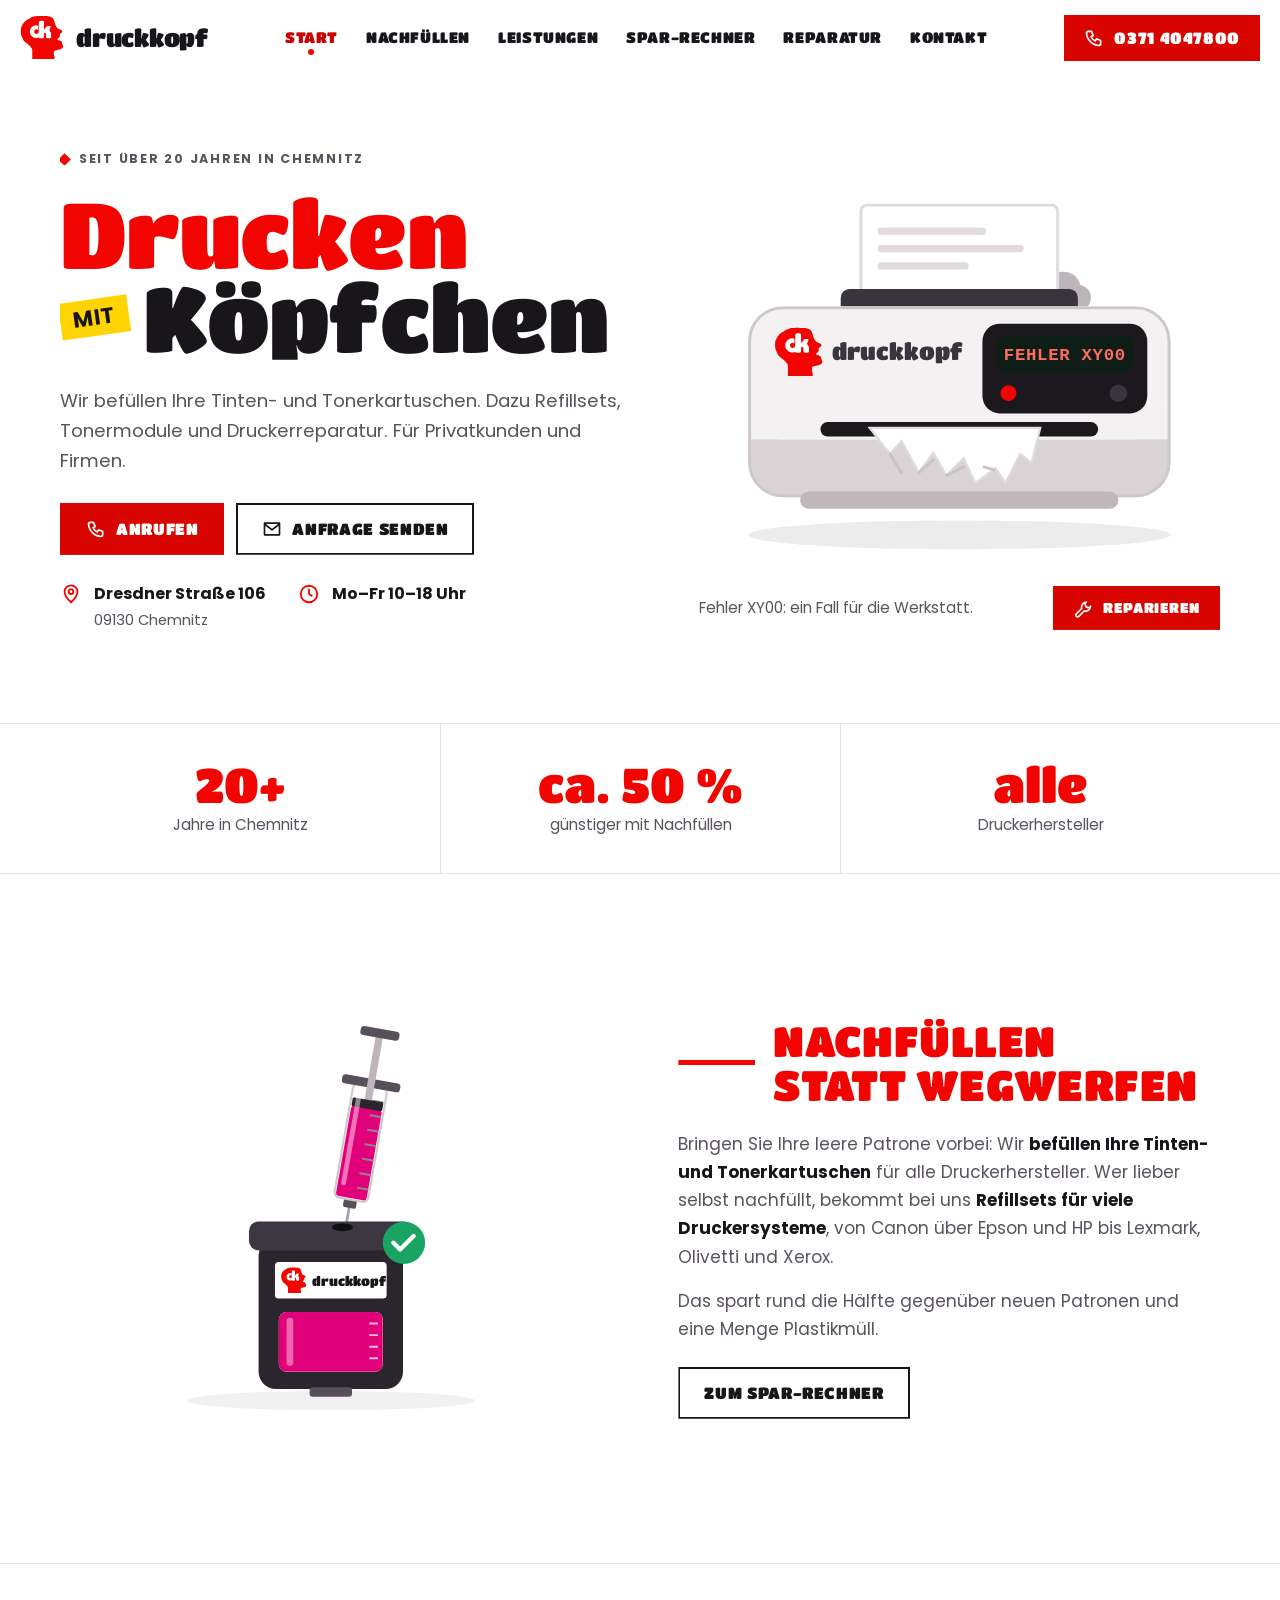
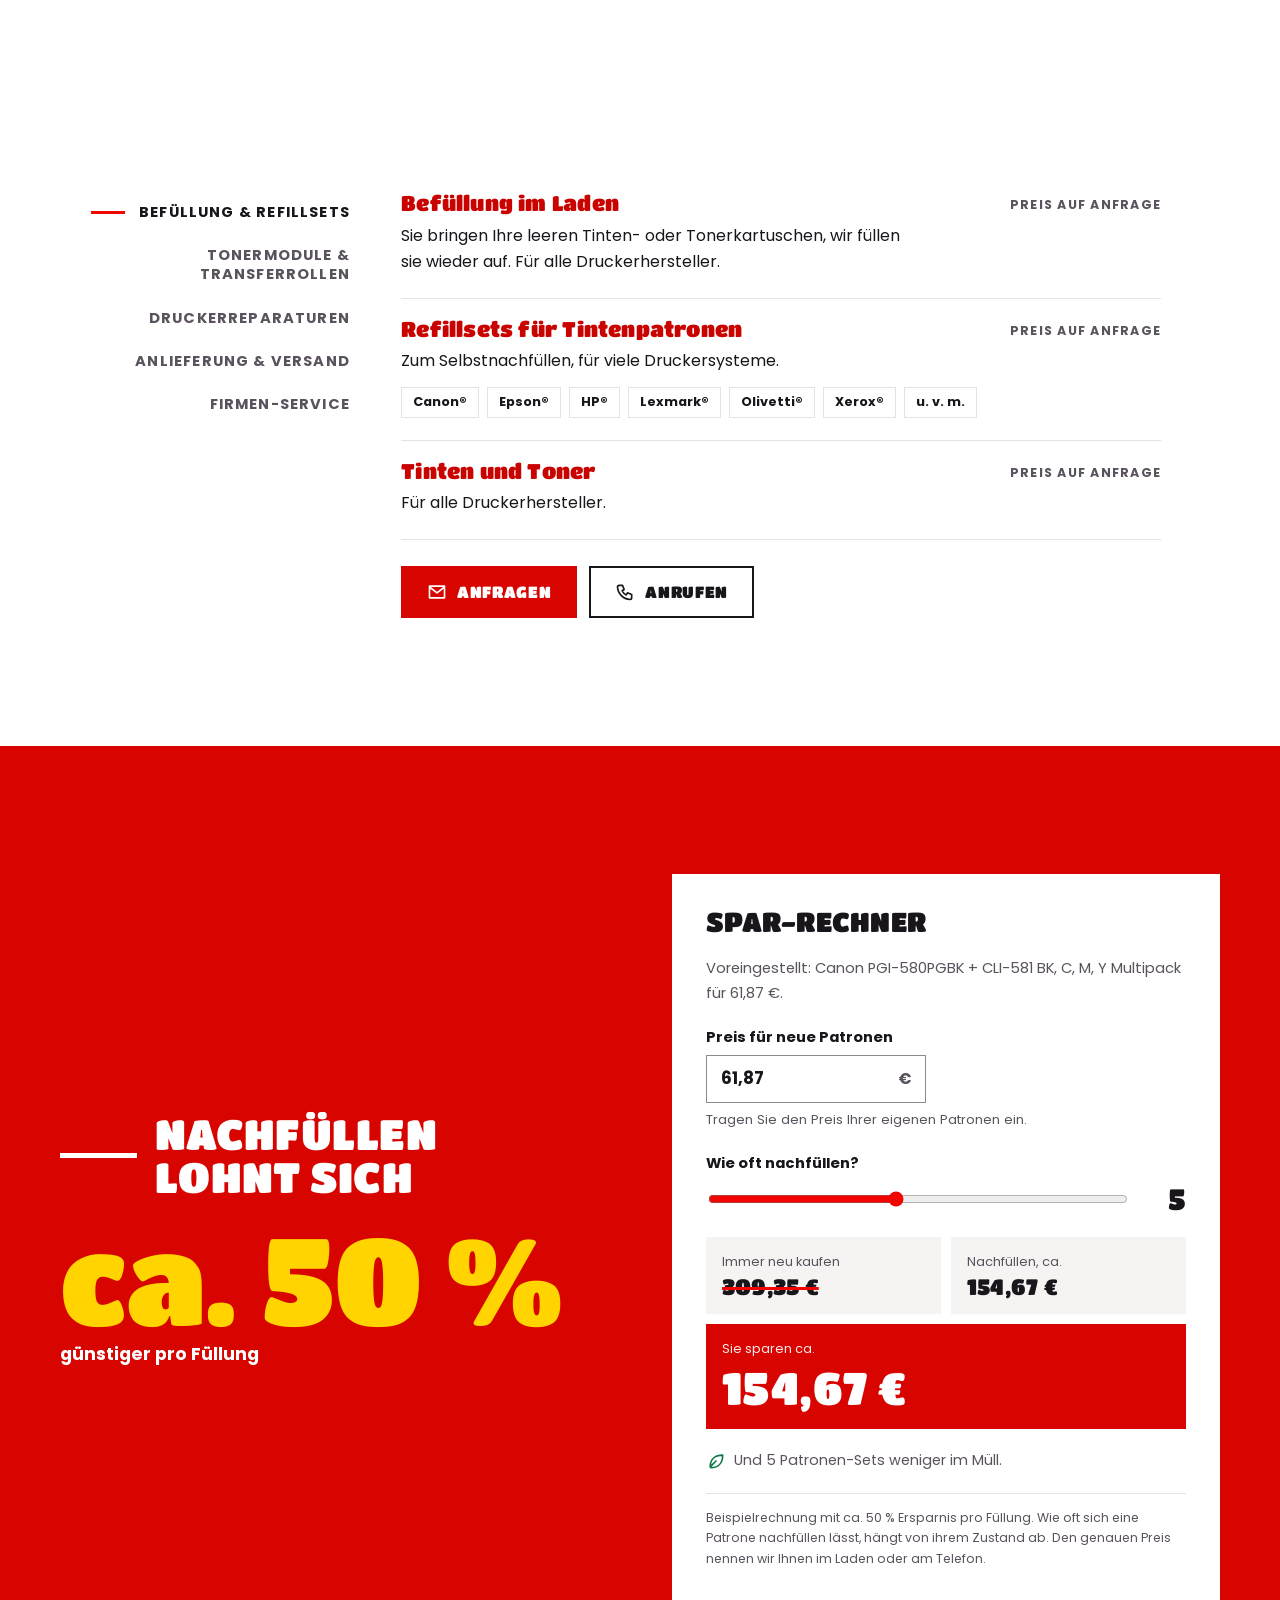
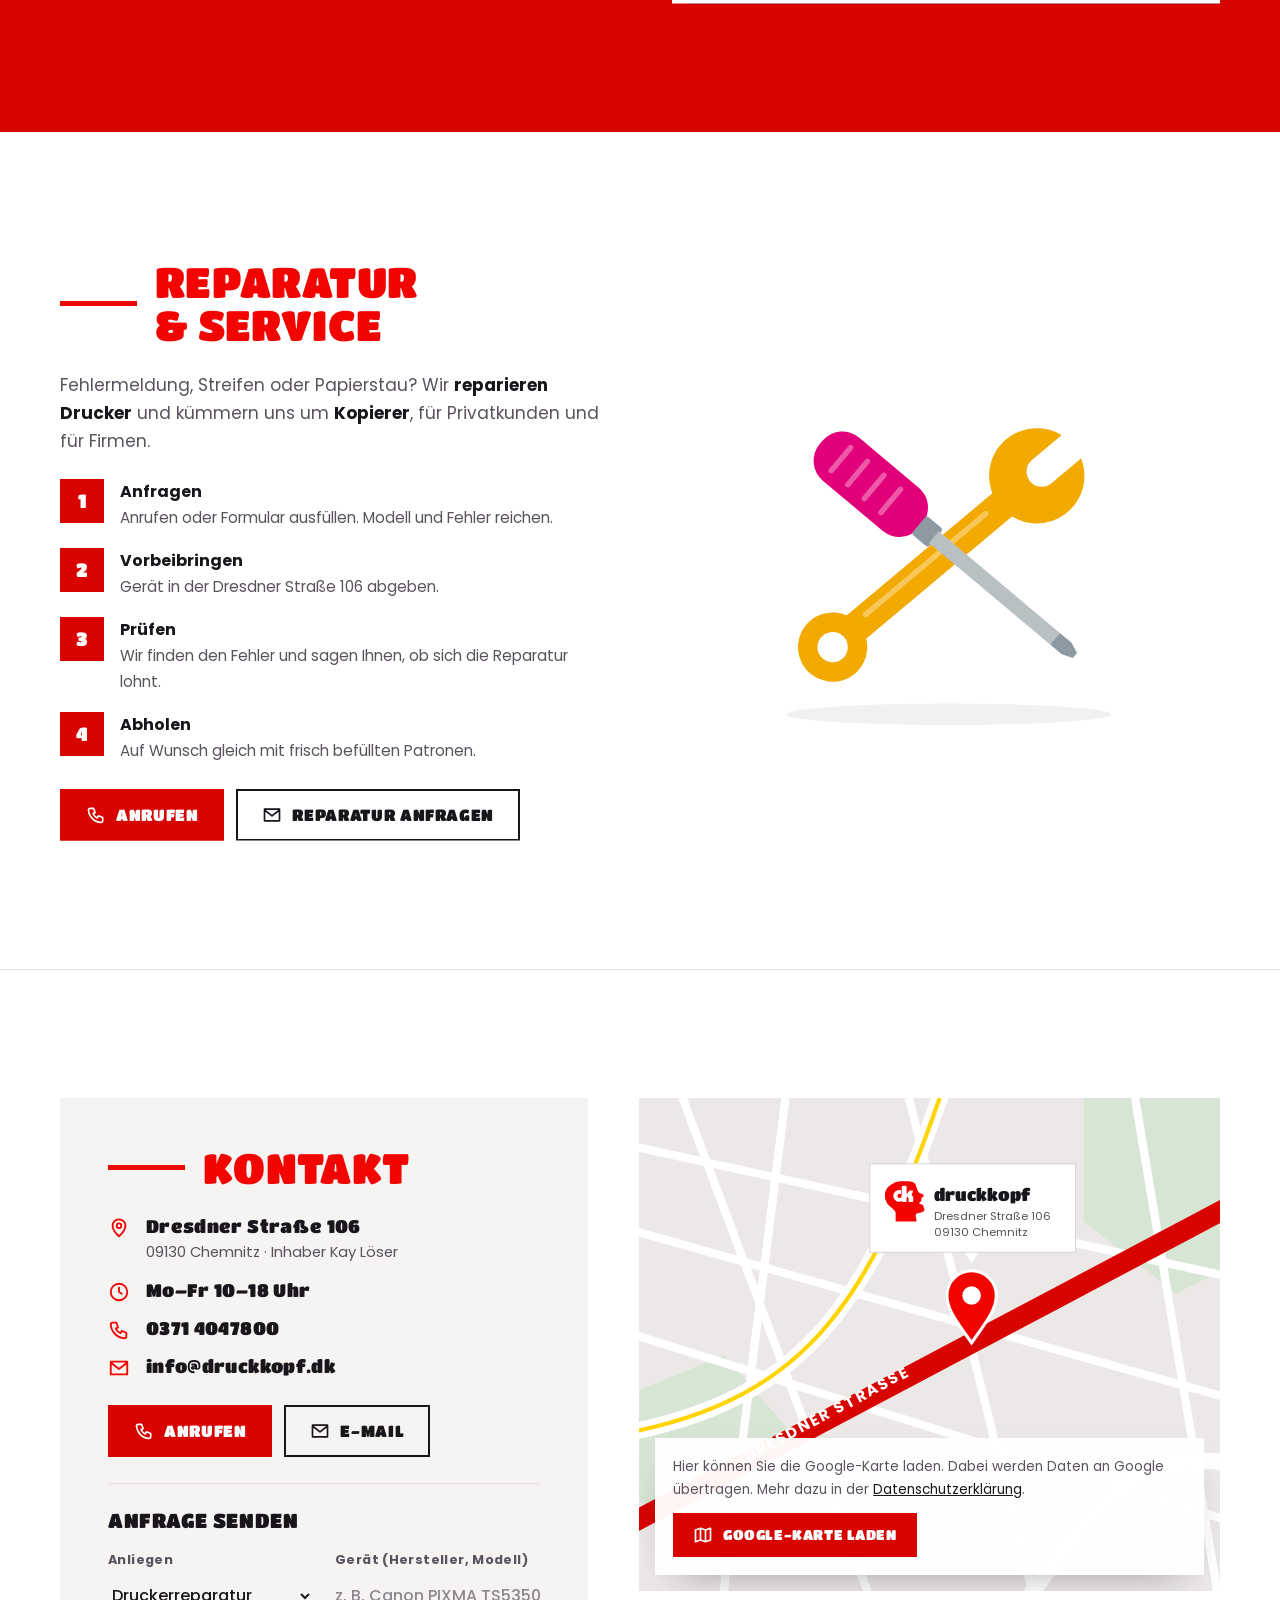
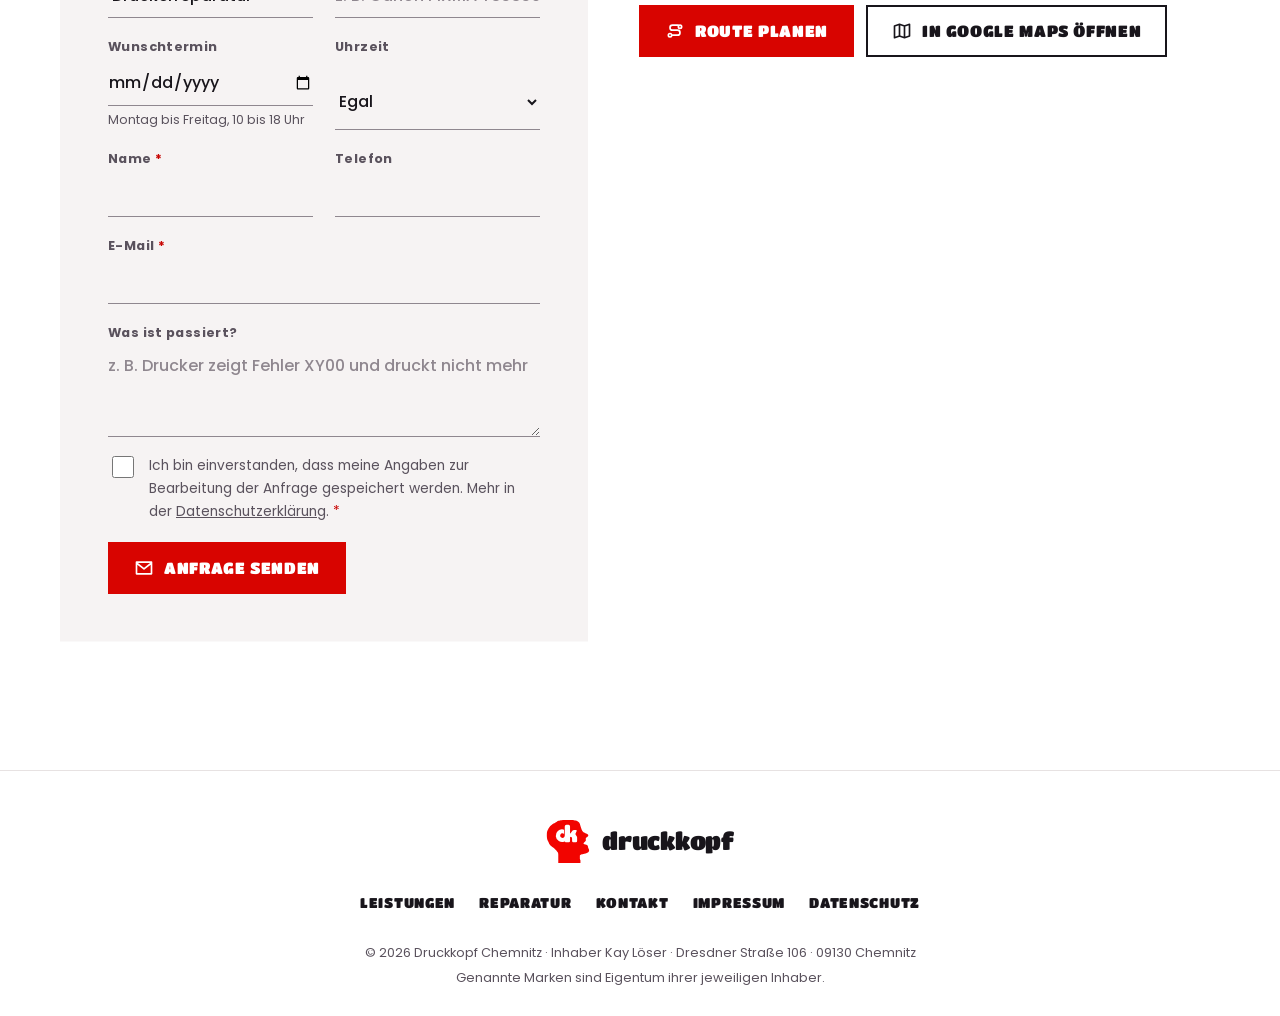
<file: index.html>
<!doctype html>
<html lang="de">
<head>
<meta charset="utf-8">
<meta name="robots" content="noindex, nofollow">
<meta name="viewport" content="width=device-width, initial-scale=1, viewport-fit=cover">
<title>Druckkopf Chemnitz | Druckertinte, Toner &amp; Druckerservice</title>
<meta name="claude:viewport-fit-sides" content="cover">
<meta name="description" content="Druckkopf Chemnitz: günstige Druckertinte, Toner und Farbpatronen, Befüllung von Tinten- und Tonerkartuschen, Refillsets, Tonermodule, Transferrollen, Druckerreparaturen und Firmen-Service. Seit über 20 Jahren in der Dresdner Straße 106.">
<meta name="theme-color" content="#ffffff">
<link rel="icon" href="logo.svg" type="image/svg+xml">
<link rel="preconnect" href="https://fonts.googleapis.com">
<link rel="stylesheet" href="https://fonts.googleapis.com/css2?family=Titan+One&display=swap">
<link rel="stylesheet" href="style.css">
</head>
<body>
<script>
  /* Animationen vorbereiten: nur mit Bewegung erlaubt; Ladebildschirm einmal pro Besuch */
  (function () {
    var d = document.documentElement;
    var reduce = window.matchMedia && window.matchMedia("(prefers-reduced-motion: reduce)").matches;
    if (reduce || !("IntersectionObserver" in window)) return;
    d.classList.add("anim");
    var seen = false;
    try { seen = sessionStorage.getItem("dk-intro") === "1"; } catch (e) {}
    if (!seen) d.classList.add("show-loader");
    setTimeout(function () { if (!window.__dkReady) d.classList.remove("anim", "show-loader"); }, 4000);
  })();
</script>

<svg width="0" height="0" style="position:absolute" aria-hidden="true">
  <defs>
    <symbol id="dk-logo" viewBox="56 146 516 524">
      <path fill="#F20400" d="M200 660L200 560C199.5 556.7 199.0 545.5 197 540C195.0 534.5 191.7 531.7 188 527C184.3 522.3 179.7 517.2 175 512C170.3 506.8 165.8 501.5 160 496C154.2 490.5 146.7 484.5 140 479C133.3 473.5 126.0 468.2 120 463C114.0 457.8 108.7 453.5 104 448C99.3 442.5 95.3 436.0 92 430C88.7 424.0 86.7 417.8 84 412C81.3 406.2 78.5 401.2 76 395C73.5 388.8 70.7 382.5 69 375C67.3 367.5 66.5 359.2 66 350C65.5 340.8 65.7 329.0 66 320C66.3 311.0 66.7 302.8 68 296C69.3 289.2 71.7 284.2 74 279C76.3 273.8 79.5 269.7 82 265C84.5 260.3 86.3 255.5 89 251C91.7 246.5 94.5 242.5 98 238C101.5 233.5 105.5 228.5 110 224C114.5 219.5 119.2 215.3 125 211C130.8 206.7 138.7 202.0 145 198C151.3 194.0 156.7 190.8 163 187C169.3 183.2 176.3 178.5 183 175C189.7 171.5 196.8 168.3 203 166C209.2 163.7 213.5 162.4 220 161C226.5 159.6 233.7 158.4 242 158C250.3 156.6 260.3 155.9 270 156C279.7 155.1 290.0 155.0 300 155C310.0 155.0 320.0 155.2 330 156C340.0 155.8 351.0 156.0 360 156C369.0 157.0 376.7 157.6 384 158C391.3 159.4 397.2 159.9 404 162C410.8 164.1 418.8 167.5 425 171C431.2 174.5 436.7 178.5 441 183C445.3 187.5 448.3 192.7 451 198C453.7 203.3 455.2 209.3 457 215C458.8 220.7 460.2 226.2 462 232C463.8 237.8 466.0 244.3 468 250C470.0 255.7 471.8 260.8 474 266C476.2 271.2 478.3 276.5 481 281C483.7 285.5 486.3 289.3 490 293C493.7 296.7 497.2 299.7 503 303C508.8 306.3 518.2 309.8 525 313C531.8 316.2 539.5 318.3 544 322C548.5 325.7 551.7 330.3 552 335C552.3 339.7 549.7 345.7 546 350C542.3 354.3 534.0 356.8 530 361C526.0 365.2 523.0 369.5 522 375C521.0 380.5 525.2 388.3 524 394C522.8 399.7 518.5 404.7 515 409C511.5 413.3 506.2 416.2 503 420C499.8 423.8 495.3 428.5 496 432C496.7 435.5 501.3 438.5 507 441C512.7 443.5 523.5 444.2 530 447C536.5 449.8 543.0 453.8 546 458C549.0 462.2 546.8 467.2 548 472C549.2 476.8 550.8 481.5 553 487C555.2 492.5 559.7 500.0 561 505C562.3 510.0 562.0 512.8 561 517C560.0 521.2 559.3 525.8 555 530C550.7 534.2 543.3 538.5 535 542C526.7 545.5 515.8 548.2 505 551C494.2 553.8 475.8 557.7 470 559C462 561 454 566 453 575L453 612C453 618 460 622 460 630L460 660Z"/>
      <path fill="#FFFFFF" d="M276 232Q276 213 296 213L320 213Q338 213 338 231L338 308Q338 318 345 310L365 282Q372 272 386 272L405 272Q423 272 415 289L404 312Q399 322 404 330L414 343Q421 351 421 362L421 401Q421 416 406 416L377 416Q362 416 362 401L362 372Q362 360 352 356L347 354Q338 351 338 362L338 401Q338 416 323 416L293 416Q283 416 279 410Q277 407 273 407.4A74 74 0 1 1 259 266.6Q268 267 268 277L268 320A27 27 0 1 0 276 339Z"/>
    </symbol>
    <symbol id="bottle" viewBox="0 0 60 110">
      <rect x="21" y="0" width="18" height="16" rx="4" fill="#2b262e"/>
      <path d="M21 16h18l6 12H15z" fill="#2b262e"/>
      <rect x="6" y="26" width="48" height="82" rx="12" fill="#ffffff" stroke="#d9d3d5" stroke-width="2"/>
      <path d="M6 58h48v38a12 12 0 0 1-12 12H18A12 12 0 0 1 6 96z" fill="currentColor"/>
      <rect x="14" y="62" width="32" height="22" rx="3" fill="#ffffff" opacity=".92"/>
    </symbol>
    <symbol id="i-phone" viewBox="0 0 24 24"><path fill="none" stroke="currentColor" stroke-width="2" stroke-linecap="round" stroke-linejoin="round" d="M5 4h4l2 5-2.5 1.5a11 11 0 0 0 5 5L15 13l5 2v4a2 2 0 0 1-2 2A16 16 0 0 1 3 6a2 2 0 0 1 2-2"/></symbol>
    <symbol id="i-pin" viewBox="0 0 24 24"><path fill="none" stroke="currentColor" stroke-width="2" stroke-linecap="round" stroke-linejoin="round" d="M12 21s-7-6.2-7-11.5a7 7 0 0 1 14 0C19 14.8 12 21 12 21zM12 12a2.5 2.5 0 1 0 0-5 2.5 2.5 0 0 0 0 5z"/></symbol>
    <symbol id="i-clock" viewBox="0 0 24 24"><path fill="none" stroke="currentColor" stroke-width="2" stroke-linecap="round" stroke-linejoin="round" d="M12 21a9 9 0 1 0 0-18 9 9 0 0 0 0 18zM12 7v5l3 2"/></symbol>
    <symbol id="i-mail" viewBox="0 0 24 24"><path fill="none" stroke="currentColor" stroke-width="2" stroke-linecap="round" stroke-linejoin="round" d="M3 5h18v14H3zM3 6l9 7 9-7"/></symbol>
    <symbol id="i-wrench" viewBox="0 0 24 24"><path fill="none" stroke="currentColor" stroke-width="2" stroke-linecap="round" stroke-linejoin="round" d="M14.7 6.3a4 4 0 0 0 5 5L21 10a6 6 0 0 1-7.6 5.6L7 22a2.1 2.1 0 0 1-3-3l6.4-6.4A6 6 0 0 1 16 5z"/></symbol>
    <symbol id="i-route" viewBox="0 0 24 24"><path fill="none" stroke="currentColor" stroke-width="2" stroke-linecap="round" stroke-linejoin="round" d="M6 19a2 2 0 1 0 0-4 2 2 0 0 0 0 4zM18 9a2 2 0 1 0 0-4 2 2 0 0 0 0 4zM8 17h7a3 3 0 0 0 0-6H9a3 3 0 0 1 0-6h7"/></symbol>
    <symbol id="i-map" viewBox="0 0 24 24"><path fill="none" stroke="currentColor" stroke-width="2" stroke-linecap="round" stroke-linejoin="round" d="M9 4L3 6v14l6-2 6 2 6-2V4l-6 2zM9 4v14M15 6v14"/></symbol>
    <symbol id="i-leaf" viewBox="0 0 24 24"><path fill="none" stroke="currentColor" stroke-width="2" stroke-linecap="round" stroke-linejoin="round" d="M5 19c0-9 6-14 15-14 0 9-5 15-14 15M5 19l7-7"/></symbol>
    <symbol id="i-cal" viewBox="0 0 24 24"><path fill="none" stroke="currentColor" stroke-width="2" stroke-linecap="round" stroke-linejoin="round" d="M4 6h16v14H4zM4 10h16M8 3v5M16 3v5M9 15l2 2 4-4"/></symbol>
    <symbol id="i-menu" viewBox="0 0 24 24"><path fill="none" stroke="currentColor" stroke-width="2" stroke-linecap="round" d="M4 7h16M4 12h16M4 17h16"/></symbol>
  </defs>
</svg>

<div class="loader" aria-hidden="true">
  <div class="loader-inner">
    <svg><use href="#dk-logo"/></svg>
    <b>druckkopf</b>
    <span class="loader-bar"><i></i></span>
  </div>
</div>

<div class="vac-banner" data-vac-banner hidden>
  <div class="wrap"><svg aria-hidden="true"><use href="#i-cal"/></svg><p data-vac-text></p></div>
</div>

<header class="site-head">
  <div class="wrap">
    <a class="brand" href="#start" aria-label="Druckkopf Chemnitz, zum Seitenanfang">
      <svg aria-hidden="true"><use href="#dk-logo"/></svg>
      <b>druckkopf</b>
    </a>
    <nav class="nav" id="nav" aria-label="Hauptmenü">
      <a href="#start">Start</a>
      <a href="#nachfuellen">Nachfüllen</a>
      <a href="#leistungen">Leistungen</a>
      <a href="#sparen">Spar-Rechner</a>
      <a href="#reparatur">Reparatur</a>
      <a href="#kontakt">Kontakt</a>
    </nav>
    <div class="head-right">
      <a class="btn head-call" href="tel:+493714047800" aria-label="Anrufen: 0371 4047800"><svg aria-hidden="true"><use href="#i-phone"/></svg><span>0371 4047800</span></a>
      <button class="menu-btn" type="button" aria-controls="nav" aria-expanded="false" aria-label="Menü öffnen"><svg aria-hidden="true"><use href="#i-menu"/></svg></button>
    </div>
  </div>
</header>

<main>

<!-- ============ START ============ -->
<section class="hero" id="start" aria-labelledby="hero-title">
  <div class="wrap">
    <div class="hero-copy">
      <span class="eyebrow" data-hero data-reveal style="--d:.05s"><i></i>Seit über 20 Jahren in Chemnitz</span>
      <h1 id="hero-title"><span class="l1" data-hero data-reveal style="--d:.15s">Drucken</span><span class="l2" data-hero data-reveal style="--d:.3s"><span class="mit">mit</span>Köpfchen</span></h1>
      <p class="hero-lead" data-hero data-reveal style="--d:.45s">Wir befüllen Ihre Tinten- und Tonerkartuschen. Dazu Refillsets, Tonermodule und Druckerreparatur. Für Privatkunden und Firmen.</p>
      <div class="btn-row" data-hero data-reveal style="--d:.6s">
        <a class="btn" href="tel:+493714047800"><svg aria-hidden="true"><use href="#i-phone"/></svg>Anrufen</a>
        <a class="btn btn--line" href="#anfrage" data-topic="Druckerreparatur"><svg aria-hidden="true"><use href="#i-mail"/></svg>Anfrage senden</a>
      </div>
      <ul class="facts" data-hero data-reveal style="--d:.75s">
        <li><svg aria-hidden="true"><use href="#i-pin"/></svg><div><b>Dresdner Straße 106</b><span>09130 Chemnitz</span></div></li>
        <li><svg aria-hidden="true"><use href="#i-clock"/></svg><div><b>Mo–Fr 10–18 Uhr</b><span data-vac-list hidden></span></div></li>
      </ul>
    </div>

    <figure class="bench" data-state="broken" id="bench" data-hero data-reveal="right" style="--d:.25s; margin:0">
      <svg class="printer-svg" viewBox="0 0 360 290" role="img" aria-label="Animation: ein Drucker mit Fehler XY00 wird repariert und druckt wieder">
        <defs><clipPath id="slot-clip"><rect x="60" y="186" width="240" height="104"/></clipPath></defs>
        <ellipse cx="180" cy="262" rx="146" ry="10" fill="#18151b" opacity=".08"/>
        <g class="pr-smoke" aria-hidden="true">
          <circle cx="252" cy="92" r="12" fill="#bdb5ba"/><circle cx="238" cy="96" r="10" fill="#bdb5ba"/><circle cx="262" cy="98" r="9" fill="#bdb5ba"/>
        </g>
        <g class="pr-body">
          <rect x="112" y="34" width="136" height="78" rx="4" fill="#ffffff" stroke="#e1dbdd" stroke-width="2"/>
          <path d="M126 52h70M126 64h96M126 76h58" stroke="#e1dbdd" stroke-width="5" stroke-linecap="round"/>
          <rect x="98" y="92" width="164" height="22" rx="6" fill="#3a343e"/>
          <rect x="34" y="104" width="292" height="132" rx="24" fill="#d9d3d6"/>
          <rect x="34" y="104" width="292" height="92" rx="24" fill="#f4f1f2"/>
          <rect x="34" y="170" width="292" height="26" fill="#f4f1f2"/>
          <rect x="35" y="105" width="290" height="130" rx="23" fill="none" stroke="#cfc8cb" stroke-width="2"/>
          <svg x="52" y="118" width="34" height="35"><use href="#dk-logo"/></svg>
          <text x="92" y="141" font-family="Titan One, Arial Rounded MT Bold, sans-serif" font-size="16" fill="#3a343e">druckkopf</text>
          <rect x="196" y="116" width="114" height="62" rx="12" fill="#1b181e"/>
          <rect x="206" y="124" width="94" height="26" rx="5" fill="#0f1d17"/>
          <text class="pr-lcd-text" x="253" y="141" text-anchor="middle"><tspan class="t-broken" fill="#ff6b5e">FEHLER XY00</tspan><tspan class="t-repair" fill="#ffd400">REPARATUR</tspan><tspan class="t-fixed" fill="#6dffb0">BEREIT</tspan></text>
          <circle class="pr-led" cx="214" cy="164" r="5.5"/>
          <circle cx="290" cy="164" r="6" fill="#3a343e"/>
          <g class="pr-lcd-bar"><rect x="228" y="161" width="52" height="6" rx="3" fill="#3a343e"/><rect class="pr-progress" x="228" y="161" width="52" height="6" rx="3" fill="#ffd400"/></g>
          <rect x="84" y="184" width="192" height="10" rx="5" fill="#1b181e"/>
          <g class="pr-jam">
            <path d="M118 188l14 18 8-9 12 22 10-14 9 16 12-12 8 17 14-10 7 10 10-20 8 6 6-24z" fill="#ffffff" stroke="#e1dbdd" stroke-width="1.5"/>
            <path d="M132 206l8 13M152 219l10-9M171 221l12-6M197 215l7 2" stroke="#c9c2c6" stroke-width="2" fill="none" stroke-linecap="round"/>
          </g>
          <rect x="70" y="232" width="220" height="12" rx="6" fill="#bfb7bb"/>
        </g>
        <g clip-path="url(#slot-clip)">
          <g class="pr-page">
            <rect x="112" y="188" width="136" height="88" rx="3" fill="#ffffff" stroke="#e1dbdd" stroke-width="1.5"/>
            <svg x="124" y="198" width="30" height="31"><use href="#dk-logo"/></svg>
            <text x="160" y="213" font-family="Titan One, Arial Rounded MT Bold, sans-serif" font-size="12" fill="#18151b">druckkopf</text>
            <text x="160" y="225" font-family="Poppins, sans-serif" font-size="7.5" fill="#57505a">drucken mit Köpfchen</text>
            <path d="M124 240h112M124 249h88" stroke="#e3dde0" stroke-width="4" stroke-linecap="round"/>
            <rect x="124" y="258" width="16" height="10" fill="#00a0dc"/><rect x="142" y="258" width="16" height="10" fill="#e2007a"/><rect x="160" y="258" width="16" height="10" fill="#ffd400"/><rect x="178" y="258" width="16" height="10" fill="#18151b"/>
          </g>
        </g>
        <g transform="translate(286 30)"><g class="pr-wrench">
          <path d="M8 74L40 30" stroke="#f2a900" stroke-width="13" stroke-linecap="round"/>
          <circle cx="46" cy="22" r="17" fill="#f2a900"/><circle cx="53" cy="12" r="8.5" fill="#ffffff"/>
        </g></g>
        <g class="pr-sparks" fill="#f2a900">
          <path d="M300 120l3 7 7 3-7 3-3 7-3-7-7-3 7-3z"/><path d="M318 150l2 5 5 2-5 2-2 5-2-5-5-2 5-2z"/><path d="M284 152l2 4 4 2-4 2-2 4-2-4-4-2 4-2z"/>
        </g>
      </svg>
      <div class="bench-foot">
        <p data-bench-text aria-live="polite">Fehler XY00: ein Fall für die Werkstatt.</p>
        <button class="btn btn--sm bench-btn" type="button" data-bench-btn><svg aria-hidden="true"><use href="#i-wrench"/></svg><span>Reparieren</span></button>
      </div>
    </figure>
  </div>
</section>

<!-- ============ KENNZAHLEN ============ -->
<section class="stats" aria-label="Druckkopf in Zahlen">
  <ul class="wrap" data-stagger>
    <li data-reveal><b>20+</b><span>Jahre in Chemnitz</span></li>
    <li data-reveal><b>ca. 50 %</b><span>günstiger mit Nachfüllen</span></li>
    <li data-reveal><b>alle</b><span>Druckerhersteller</span></li>
  </ul>
</section>

<!-- ============ NACHFÜLLEN ============ -->
<section class="pad" id="nachfuellen" aria-labelledby="nachfuellen-title">
  <div class="wrap split">
    <figure class="pic" data-reveal="wipe" role="img" aria-label="Animation: eine Tintenpatrone wird aus einer Refill-Flasche befüllt"><svg viewBox="0 -50 500 450" preserveAspectRatio="xMidYMid meet" aria-hidden="true"><defs><clipPath id="fa-wclip"><rect x="196" y="272" width="108" height="62" rx="8"/></clipPath></defs><rect y="-50" width="500" height="450" fill="#ffffff"/><ellipse cx="250" cy="364" rx="150" ry="10" fill="#18151b" opacity=".06"/><g transform="translate(262 204) rotate(10) scale(.85)"><g class="fa-syr"><rect x="-1.6" y="-50" width="3.2" height="50" fill="#9aa3a8"/><rect x="-8" y="-62" width="16" height="14" rx="2" fill="#57505a"/><rect x="-21" y="-200" width="42" height="142" rx="7" fill="#ffffff" stroke="#cfc8cb" stroke-width="2.5"/><rect class="fa-syr-ink" x="-19" y="-172" width="38" height="112" rx="4" fill="#e2007a"/><path d="M6 -182h12" stroke="#8f878f" stroke-width="2.5" stroke-linecap="round"/><path d="M6 -164h12" stroke="#8f878f" stroke-width="2.5" stroke-linecap="round"/><path d="M6 -146h12" stroke="#8f878f" stroke-width="2.5" stroke-linecap="round"/><path d="M6 -128h12" stroke="#8f878f" stroke-width="2.5" stroke-linecap="round"/><path d="M6 -110h12" stroke="#8f878f" stroke-width="2.5" stroke-linecap="round"/><path d="M6 -92h12" stroke="#8f878f" stroke-width="2.5" stroke-linecap="round"/><path d="M6 -74h12" stroke="#8f878f" stroke-width="2.5" stroke-linecap="round"/><rect x="-36" y="-208" width="72" height="11" rx="4" fill="#57505a"/><g class="fa-plunger"><rect x="-4.5" y="-262" width="9" height="88" fill="#bdb5ba"/><rect x="-24" y="-270" width="48" height="11" rx="4" fill="#57505a"/><rect x="-19" y="-182" width="38" height="11" rx="2" fill="#2b262e"/></g><rect x="-15" y="-194" width="6" height="120" rx="3" fill="#ffffff" opacity=".45"/></g></g><rect x="175" y="196" width="150" height="156" rx="18" fill="#2b262e"/><rect x="165" y="178" width="170" height="30" rx="10" fill="#3d3741"/><ellipse cx="262" cy="184" rx="11" ry="4" fill="#120f14"/><rect x="192" y="220" width="116" height="38" rx="4" fill="#ffffff"/><svg x="198" y="225" width="27" height="28"><use href="#dk-logo"/></svg><text x="230" y="245" font-family="Titan One, Arial Rounded MT Bold, sans-serif" font-size="14" fill="#18151b">druckkopf</text><rect x="196" y="272" width="108" height="62" rx="8" fill="#f3eff0"/><g clip-path="url(#fa-wclip)"><rect class="fa-level" x="196" y="272" width="108" height="62" fill="#e2007a"/></g><rect x="204" y="278" width="7" height="50" rx="3.5" fill="#ffffff" opacity=".4"/><path d="M290 284h9M290 296h9M290 308h9M290 320h9" stroke="#ffffff" stroke-width="2" opacity=".75"/><rect x="228" y="350" width="44" height="10" rx="3" fill="#57505a"/><g class="fa-full"><circle cx="326" cy="200" r="22" fill="#19a463"/><path d="M315 200l7 7 14-14" fill="none" stroke="#ffffff" stroke-width="4.5" stroke-linecap="round" stroke-linejoin="round"/></g></svg></figure>
    <div class="split-copy" data-stagger>
      <h2 class="kicker" id="nachfuellen-title" data-reveal>Nachfüllen statt wegwerfen</h2>
      <div class="prose" data-reveal>
        <p>Bringen Sie Ihre leere Patrone vorbei: Wir <strong>befüllen Ihre Tinten- und Tonerkartuschen</strong> für alle Druckerhersteller. Wer lieber selbst nachfüllt, bekommt bei uns <strong>Refillsets für viele Druckersysteme</strong>, von Canon über Epson und HP bis Lexmark, Olivetti und Xerox.</p>
        <p>Das spart rund die Hälfte gegenüber neuen Patronen und eine Menge Plastikmüll.</p>
      </div>
      <div class="btn-row" data-reveal>
        <a class="btn btn--line" href="#sparen">Zum Spar-Rechner</a>
      </div>
    </div>
  </div>
</section>

<!-- ============ LEISTUNGEN ============ -->
<section class="pad rule-top" id="leistungen" aria-labelledby="leistungen-title">
  <div class="wrap">
    <div class="menu-head" data-stagger>
      <h2 class="kicker" id="leistungen-title" data-reveal>Leistungen</h2>
      <p data-reveal>Alles rund um Drucker und Kopierer. Preise nennen wir Ihnen gern im Laden, am Telefon oder per E-Mail.</p>
    </div>
    <div class="menu">
      <div class="cats" role="tablist" aria-label="Leistungen nach Bereich" aria-orientation="vertical" data-stagger>
        <button class="cat" role="tab" id="tab-refill" aria-controls="p-refill" aria-selected="true" data-reveal>Befüllung &amp; Refillsets</button>
        <button class="cat" role="tab" id="tab-toner" aria-controls="p-toner" aria-selected="false" tabindex="-1" data-reveal>Tonermodule &amp; Transferrollen</button>
        <button class="cat" role="tab" id="tab-repair" aria-controls="p-repair" aria-selected="false" tabindex="-1" data-reveal>Druckerreparaturen</button>
        <button class="cat" role="tab" id="tab-ship" aria-controls="p-ship" aria-selected="false" tabindex="-1" data-reveal>Anlieferung &amp; Versand</button>
        <button class="cat" role="tab" id="tab-biz" aria-controls="p-biz" aria-selected="false" tabindex="-1" data-reveal>Firmen-Service</button>
      </div>
      <p class="swipe-hint">Wischen für weitere Bereiche</p>
      <div data-reveal>
        <div class="cat-panel" role="tabpanel" id="p-refill" aria-labelledby="tab-refill" tabindex="0">
          <div class="item"><h3>Befüllung im Laden</h3><span class="price">Preis auf Anfrage</span><p>Sie bringen Ihre leeren Tinten- oder Tonerkartuschen, wir füllen sie wieder auf. Für alle Druckerhersteller.</p></div>
          <div class="item"><h3>Refillsets für Tintenpatronen</h3><span class="price">Preis auf Anfrage</span><p>Zum Selbstnachfüllen, für viele Druckersysteme.</p>
            <ul class="brands-row" aria-label="Druckersysteme"><li>Canon®</li><li>Epson®</li><li>HP®</li><li>Lexmark®</li><li>Olivetti®</li><li>Xerox®</li><li>u. v. m.</li></ul></div>
          <div class="item"><h3>Tinten und Toner</h3><span class="price">Preis auf Anfrage</span><p>Für alle Druckerhersteller.</p></div>
          <div class="cat-cta btn-row"><a class="btn" href="#anfrage" data-topic="Patronen oder Toner befüllen"><svg aria-hidden="true"><use href="#i-mail"/></svg>Anfragen</a><a class="btn btn--line" href="tel:+493714047800"><svg aria-hidden="true"><use href="#i-phone"/></svg>Anrufen</a></div>
        </div>
        <div class="cat-panel" role="tabpanel" id="p-toner" aria-labelledby="tab-toner" tabindex="0">
          <div class="item"><h3>Tonermodule</h3><span class="price">Preis auf Anfrage</span><p>Für Laserdrucker und Kopierer vieler Hersteller.</p></div>
          <div class="item"><h3>Transferrollen</h3><span class="price">Preis auf Anfrage</span><p>Ersatz, wenn das Druckbild blass, streifig oder fleckig wird.</p></div>
          <div class="cat-cta btn-row"><a class="btn" href="#anfrage" data-topic="Refillset, Tinte oder Toner kaufen"><svg aria-hidden="true"><use href="#i-mail"/></svg>Anfragen</a><a class="btn btn--line" href="tel:+493714047800"><svg aria-hidden="true"><use href="#i-phone"/></svg>Anrufen</a></div>
        </div>
        <div class="cat-panel" role="tabpanel" id="p-repair" aria-labelledby="tab-repair" tabindex="0">
          <div class="item"><h3>Reparatur von Druckern</h3><span class="price">Preis auf Anfrage</span><p>Fehlersuche und Reparatur bei Fehlermeldungen, Streifen, Papierstau und mehr.</p></div>
          <div class="item"><h3>Service für Kopierer</h3><span class="price">Preis auf Anfrage</span><p>Für Privatkunden und Büros.</p></div>
          <div class="cat-cta btn-row"><a class="btn" href="#anfrage" data-topic="Druckerreparatur"><svg aria-hidden="true"><use href="#i-mail"/></svg>Anfragen</a><a class="btn btn--line" href="tel:+493714047800"><svg aria-hidden="true"><use href="#i-phone"/></svg>Anrufen</a></div>
        </div>
        <div class="cat-panel" role="tabpanel" id="p-ship" aria-labelledby="tab-ship" tabindex="0">
          <div class="item"><h3>Anlieferung</h3><span class="price">Preis auf Anfrage</span><p>Wir bringen Ihre Bestellung vorbei.</p></div>
          <div class="item"><h3>Versand-Service</h3><span class="price">Preis auf Anfrage</span><p>Wir schicken Ihre Bestellung per Post.</p></div>
          <div class="cat-cta btn-row"><a class="btn" href="#anfrage" data-topic="Anlieferung oder Versand"><svg aria-hidden="true"><use href="#i-mail"/></svg>Anfragen</a><a class="btn btn--line" href="tel:+493714047800"><svg aria-hidden="true"><use href="#i-phone"/></svg>Anrufen</a></div>
        </div>
        <div class="cat-panel" role="tabpanel" id="p-biz" aria-labelledby="tab-biz" tabindex="0">
          <div class="item"><h3>Verbrauchsmaterial</h3><span class="price">Preis auf Anfrage</span><p>Tinte, Toner, Tonermodule und Transferrollen aus einer Hand.</p></div>
          <div class="item"><h3>Reparatur &amp; Service</h3><span class="price">Preis auf Anfrage</span><p>Für die Drucker und Kopierer in Ihrem Büro.</p></div>
          <div class="item"><h3>Anlieferung</h3><span class="price">Preis auf Anfrage</span><p>Bestellung per Telefon oder E-Mail, wir liefern an.</p></div>
          <div class="cat-cta btn-row"><a class="btn" href="#anfrage" data-topic="Firmen-Service"><svg aria-hidden="true"><use href="#i-mail"/></svg>Anfragen</a><a class="btn btn--line" href="tel:+493714047800"><svg aria-hidden="true"><use href="#i-phone"/></svg>Anrufen</a></div>
        </div>
      </div>
    </div>
  </div>
</section>

<!-- ============ SPAR-RECHNER ============ -->
<section class="save pad" id="sparen" aria-labelledby="sparen-title">
  <div class="wrap">
    <div class="split-copy" data-stagger>
      <h2 class="kicker" id="sparen-title" data-reveal>Nachfüllen lohnt sich</h2>
      <p class="save-big" data-reveal>ca. 50 %<small>günstiger pro Füllung</small></p>
    </div>
    <form class="calc" id="calc" novalidate data-reveal="right">
      <h3>Spar-Rechner</h3>
      <p class="calc-example">Voreingestellt: Canon PGI-580PGBK + CLI-581 BK, C, M, Y Multipack für 61,87 €.</p>
      <div class="field">
        <label for="calc-price">Preis für neue Patronen</label>
        <div class="money"><input type="text" id="calc-price" inputmode="decimal" value="61,87" autocomplete="off"><span>€</span></div>
        <small>Tragen Sie den Preis Ihrer eigenen Patronen ein.</small>
      </div>
      <div class="field">
        <label for="calc-n">Wie oft nachfüllen?</label>
        <div class="range-row"><input type="range" id="calc-n" min="1" max="10" step="1" value="5"><output for="calc-n" id="calc-n-out">5</output></div>
      </div>
      <div class="calc-result" aria-live="polite">
        <div><span>Immer neu kaufen</span><b><s data-out-new>309,35 €</s></b></div>
        <div><span>Nachfüllen, ca.</span><b data-out-refill>154,68 €</b></div>
        <div class="calc-save"><span>Sie sparen ca.</span><b data-out-save>154,68 €</b></div>
      </div>
      <p class="calc-eco"><svg aria-hidden="true"><use href="#i-leaf"/></svg><span data-out-eco>Und 5 Patronen-Sets weniger im Müll.</span></p>
      <p class="calc-note">Beispielrechnung mit ca. 50 % Ersparnis pro Füllung. Wie oft sich eine Patrone nachfüllen lässt, hängt von ihrem Zustand ab. Den genauen Preis nennen wir Ihnen im Laden oder am Telefon.</p>
    </form>
  </div>
</section>

<!-- ============ REPARATUR ============ -->
<section class="pad" id="reparatur" aria-labelledby="reparatur-title">
  <div class="wrap split split--flip">
    <figure class="pic" data-reveal="wipe-r" role="img" aria-label="Illustration: Werkzeug, Zahnräder und eine Transferrolle"><svg viewBox="0 0 500 400" preserveAspectRatio="xMidYMid meet" aria-hidden="true"><rect width="500" height="400" fill="#ffffff"/><ellipse cx="250" cy="352" rx="150" ry="10" fill="#18151b" opacity=".06"/><g transform="rotate(-40 250 200)"><rect x="112" y="186" width="236" height="28" rx="14" fill="#f2a900"/><circle cx="110" cy="200" r="32" fill="#f2a900"/><circle cx="110" cy="200" r="14" fill="#ffffff"/><circle cx="356" cy="200" r="44" fill="#f2a900"/><path d="M362 186h46v28h-46a14 14 0 0 1 0-28z" fill="#ffffff"/><rect x="150" y="194" width="150" height="5" rx="2.5" fill="#ffffff" opacity=".35"/></g><g transform="rotate(40 250 200)"><rect x="96" y="174" width="120" height="52" rx="24" fill="#e2007a"/><path d="M120 186v28M140 186v28M160 186v28M180 186v28" stroke="#ffffff" stroke-width="5" stroke-linecap="round" opacity=".35"/><rect x="214" y="189" width="20" height="22" rx="3" fill="#8d9aa1"/><rect x="232" y="193" width="146" height="14" fill="#b8c0c4"/><path d="M378 193h14l10 4v6l-10 4h-14z" fill="#8d9aa1"/></g></svg></figure>
    <div class="split-copy" data-stagger>
      <h2 class="kicker" id="reparatur-title" data-reveal>Reparatur &amp; Service</h2>
      <div class="prose" data-reveal>
        <p>Fehlermeldung, Streifen oder Papierstau? Wir <strong>reparieren Drucker</strong> und kümmern uns um <strong>Kopierer</strong>, für Privatkunden und für Firmen.</p>
      </div>
      <ol class="steps" data-stagger>
        <li data-reveal><div><b>Anfragen</b><span>Anrufen oder Formular ausfüllen. Modell und Fehler reichen.</span></div></li>
        <li data-reveal><div><b>Vorbeibringen</b><span>Gerät in der Dresdner Straße 106 abgeben.</span></div></li>
        <li data-reveal><div><b>Prüfen</b><span>Wir finden den Fehler und sagen Ihnen, ob sich die Reparatur lohnt.</span></div></li>
        <li data-reveal><div><b>Abholen</b><span>Auf Wunsch gleich mit frisch befüllten Patronen.</span></div></li>
      </ol>
      <div class="btn-row" data-reveal>
        <a class="btn" href="tel:+493714047800"><svg aria-hidden="true"><use href="#i-phone"/></svg>Anrufen</a>
        <a class="btn btn--line" href="#anfrage" data-topic="Druckerreparatur"><svg aria-hidden="true"><use href="#i-mail"/></svg>Reparatur anfragen</a>
      </div>
    </div>
  </div>
</section>

<!-- ============ KONTAKT ============ -->
<section class="pad rule-top" id="kontakt" aria-labelledby="kontakt-title">
  <div class="wrap contact-grid">
    <div class="contact-card" data-reveal="left">
      <h2 class="kicker" id="kontakt-title">Kontakt</h2>
      <ul class="info">
        <li><svg aria-hidden="true"><use href="#i-pin"/></svg><div><b>Dresdner Straße 106</b><span>09130 Chemnitz · Inhaber Kay Löser</span></div></li>
        <li><svg aria-hidden="true"><use href="#i-clock"/></svg><div><b>Mo–Fr 10–18 Uhr</b><span data-vac-list hidden></span></div></li>
        <li><svg aria-hidden="true"><use href="#i-phone"/></svg><div><a href="tel:+493714047800"><b>0371 4047800</b></a></div></li>
        <li><svg aria-hidden="true"><use href="#i-mail"/></svg><div><a href="mailto:info@druckkopf.dk"><b>info@druckkopf.dk</b></a></div></li>
      </ul>
      <div class="btn-row">
        <a class="btn" href="tel:+493714047800"><svg aria-hidden="true"><use href="#i-phone"/></svg>Anrufen</a>
        <a class="btn btn--line" href="mailto:info@druckkopf.dk"><svg aria-hidden="true"><use href="#i-mail"/></svg>E-Mail</a>
      </div>

      <form class="form" id="anfrage" data-endpoint="" novalidate>
        <h3>Anfrage senden</h3>
        <div class="form-grid">
          <div class="uf">
            <label for="f-topic">Anliegen</label>
            <select id="f-topic" name="anliegen">
              <option>Druckerreparatur</option>
              <option>Kopierer-Service</option>
              <option>Patronen oder Toner befüllen</option>
              <option>Refillset, Tinte oder Toner kaufen</option>
              <option>Firmen-Service</option>
              <option>Anlieferung oder Versand</option>
              <option>Sonstiges</option>
            </select>
          </div>
          <div class="uf">
            <label for="f-device">Gerät (Hersteller, Modell)</label>
            <input type="text" id="f-device" name="geraet" placeholder="z. B. Canon PIXMA TS5350" autocomplete="off">
          </div>
          <div class="uf">
            <label for="f-date">Wunschtermin</label>
            <input type="date" id="f-date" name="termin">
            <span class="hint" id="f-date-hint">Montag bis Freitag, 10 bis 18 Uhr</span>
          </div>
          <div class="uf">
            <label for="f-time">Uhrzeit</label>
            <select id="f-time" name="uhrzeit"><option>Egal</option><option>10–12 Uhr</option><option>12–14 Uhr</option><option>14–16 Uhr</option><option>16–18 Uhr</option></select>
          </div>
          <div class="uf"><label for="f-name">Name <span class="req">*</span></label><input type="text" id="f-name" name="name" autocomplete="name" required></div>
          <div class="uf"><label for="f-phone">Telefon</label><input type="tel" id="f-phone" name="telefon" autocomplete="tel"></div>
          <div class="uf full"><label for="f-email">E-Mail <span class="req">*</span></label><input type="email" id="f-email" name="email" autocomplete="email" required></div>
          <div class="uf full"><label for="f-msg">Was ist passiert?</label><textarea id="f-msg" name="nachricht" placeholder="z. B. Drucker zeigt Fehler XY00 und druckt nicht mehr"></textarea></div>
        </div>
        <div class="hp" aria-hidden="true"><label for="f-website">Website</label><input type="text" id="f-website" name="website" tabindex="-1" autocomplete="off"></div>
        <label class="check" for="f-privacy"><input type="checkbox" id="f-privacy" name="datenschutz" value="ja" required><span>Ich bin einverstanden, dass meine Angaben zur Bearbeitung der Anfrage gespeichert werden. Mehr in der <a href="datenschutz.html">Datenschutzerklärung</a>. <span class="req">*</span></span></label>
        <div class="form-msg" role="status" data-form-msg hidden></div>
        <div class="btn-row"><button class="btn" type="submit"><svg aria-hidden="true"><use href="#i-mail"/></svg>Anfrage senden</button></div>
      </form>
    </div>

    <div class="map-col" data-reveal="right">
      <figure class="map" id="map">
        <svg viewBox="0 0 640 480" preserveAspectRatio="xMidYMid slice" role="img" aria-label="Stilisierte Karte: Druckkopf in der Dresdner Straße 106, Chemnitz"><rect width="640" height="480" fill="#ece8e7"/><path d="M470 0L640 0L640 150L560 190L470 120Z" fill="#d7e6d4"/><path d="M0 300L120 250L190 330L60 400L0 380Z" fill="#d7e6d4"/><g stroke="#ffffff" stroke-width="8" fill="none"><path d="M0 120L640 300"/><path d="M0 220L640 420"/><path d="M80 0L260 480"/><path d="M300 0L420 480"/><path d="M520 0L600 480"/><path d="M0 40L640 180"/><path d="M180 0L120 480"/></g><g stroke="#ffffff" stroke-width="16" fill="none" stroke-linecap="round"><path d="M0 330C200 300 260 200 330 0"/><path d="M640 360C520 330 480 400 420 480"/></g><g stroke="#ffd400" stroke-width="4" fill="none"><path d="M0 330C200 300 260 200 330 0"/></g><path id="dresdner" d="M-20 440L660 80" stroke="#d80400" stroke-width="20" fill="none"/><text font-family="Poppins, sans-serif" font-size="15" font-weight="700" letter-spacing="2" fill="#ffffff"><textPath href="#dresdner" startOffset="24%" dy="5">DRESDNER STRASSE</textPath></text><path d="M368 149l-14 0 7 12z" fill="#ffffff"/><rect x="262" y="64" width="200" height="86" fill="#ffffff" stroke="#d9d3d3"/><svg x="276" y="80" width="40" height="41"><use href="#dk-logo"/></svg><text x="324" y="100" font-family="Titan One, Arial Rounded MT Bold, sans-serif" font-size="17" fill="#18151b">druckkopf</text><text x="324" y="119" font-family="Poppins, sans-serif" font-size="11" fill="#57505a">Dresdner Straße 106</text><text x="324" y="134" font-family="Poppins, sans-serif" font-size="11" fill="#57505a">09130 Chemnitz</text><path d="M361 238c-14-20-24-32-24-46a24 24 0 0 1 48 0c0 14-10 26-24 46z" fill="#f20400" stroke="#ffffff" stroke-width="3"/><circle cx="361" cy="192" r="9" fill="#ffffff"/></svg>
        <div class="map-consent" data-map-consent>
          <p>Hier können Sie die Google-Karte laden. Dabei werden Daten an Google übertragen. Mehr dazu in der <a href="datenschutz.html#google-maps">Datenschutzerklärung</a>.</p>
          <div class="btn-row"><button class="btn btn--sm" type="button" data-map-load><svg aria-hidden="true"><use href="#i-map"/></svg>Google-Karte laden</button></div>
        </div>
      </figure>
      <div class="btn-row">
        <a class="btn" href="https://www.google.com/maps/dir/?api=1&amp;destination=Druckkopf%2C%20Dresdner%20Stra%C3%9Fe%20106%2C%2009130%20Chemnitz" target="_blank" rel="noopener"><svg aria-hidden="true"><use href="#i-route"/></svg>Route planen</a>
        <a class="btn btn--line" href="https://www.google.com/maps/search/?api=1&amp;query=Druckkopf%2C%20Dresdner%20Stra%C3%9Fe%20106%2C%2009130%20Chemnitz" target="_blank" rel="noopener"><svg aria-hidden="true"><use href="#i-map"/></svg>In Google Maps öffnen</a>
      </div>
    </div>
  </div>
</section>

</main>

<footer class="site-foot">
  <div class="wrap">
    <a class="brand" href="#start" aria-label="Zum Seitenanfang"><svg aria-hidden="true"><use href="#dk-logo"/></svg><b>druckkopf</b></a>
    <nav class="foot-links" aria-label="Fußzeile">
      <a href="#leistungen">Leistungen</a>
      <a href="#reparatur">Reparatur</a>
      <a href="#kontakt">Kontakt</a>
      <a href="impressum.html">Impressum</a>
      <a href="datenschutz.html">Datenschutz</a>
    </nav>
    <div class="foot-small">
      <span>© <span data-year>2026</span> Druckkopf Chemnitz · Inhaber Kay Löser · Dresdner Straße 106 · 09130 Chemnitz</span>
      <span>Genannte Marken sind Eigentum ihrer jeweiligen Inhaber.</span>
    </div>
  </div>
</footer>

<script src="script.js"></script>
</body>
</html>
</file>
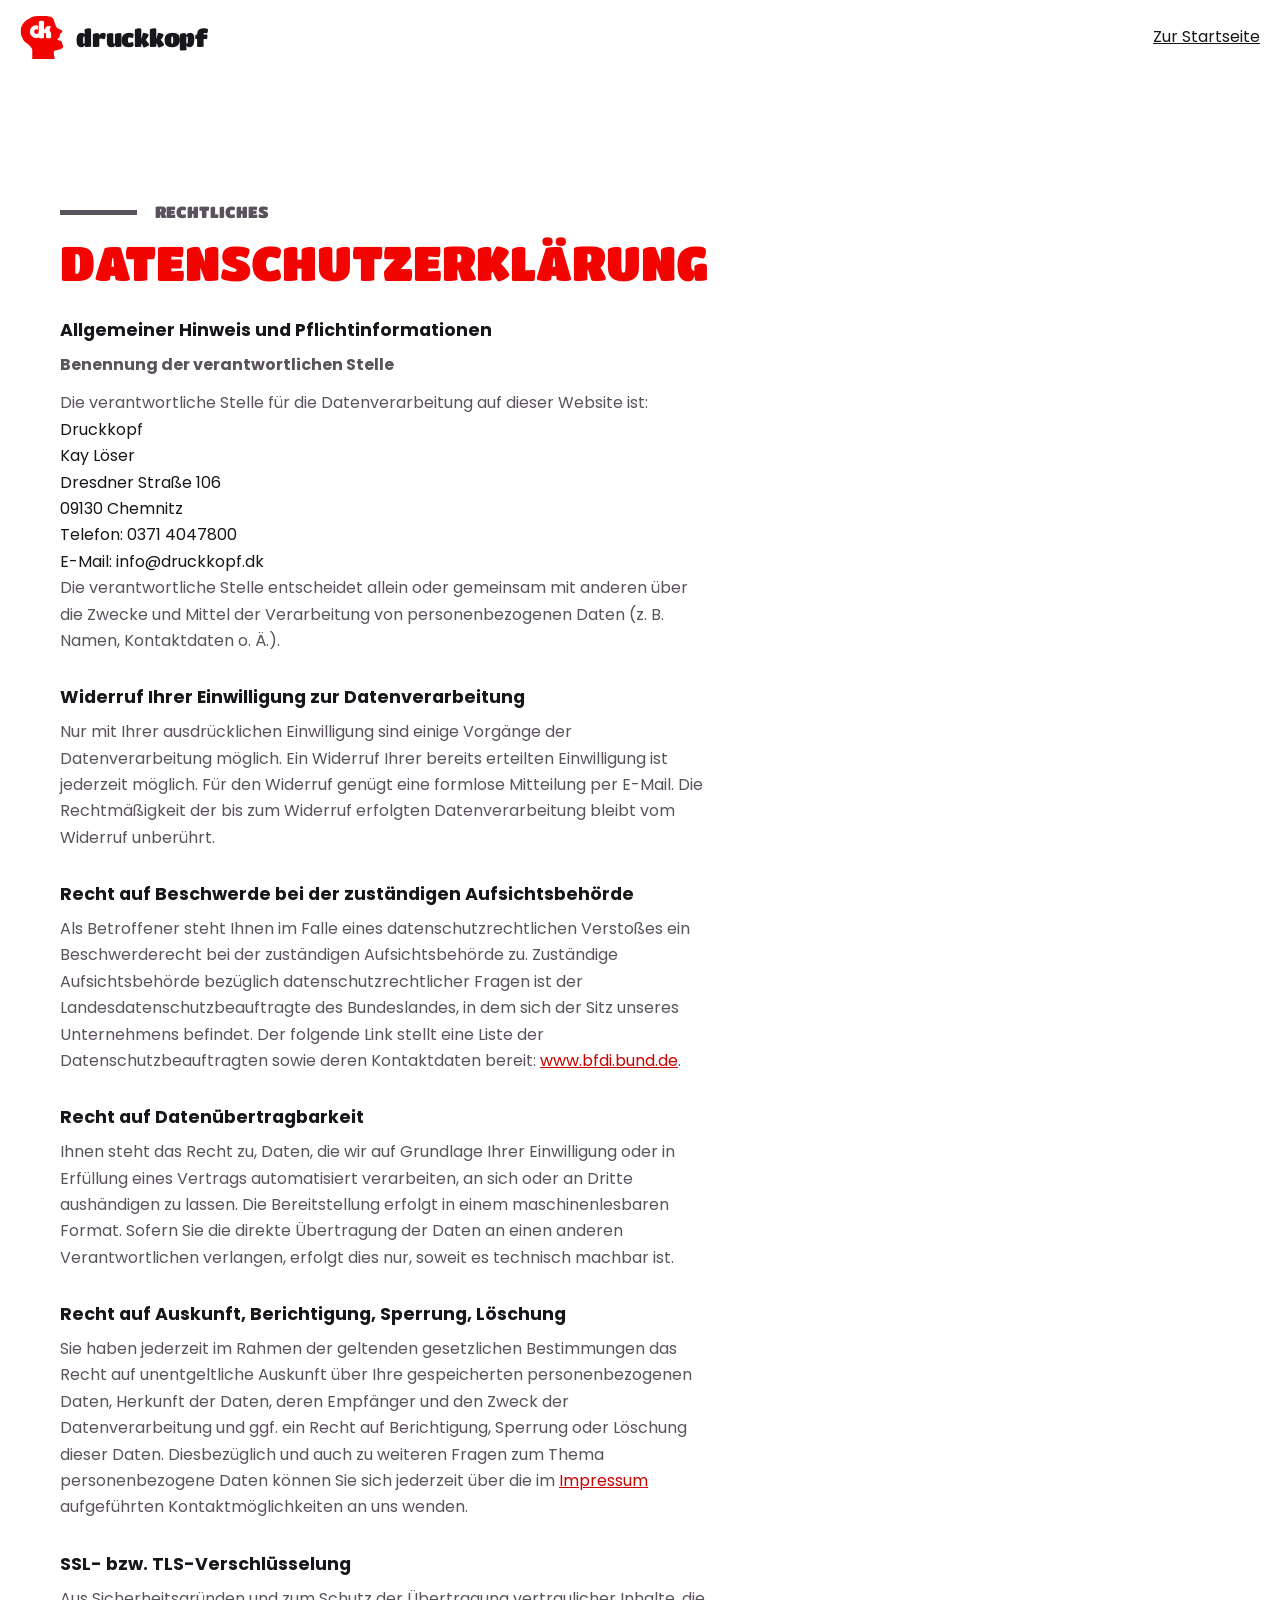
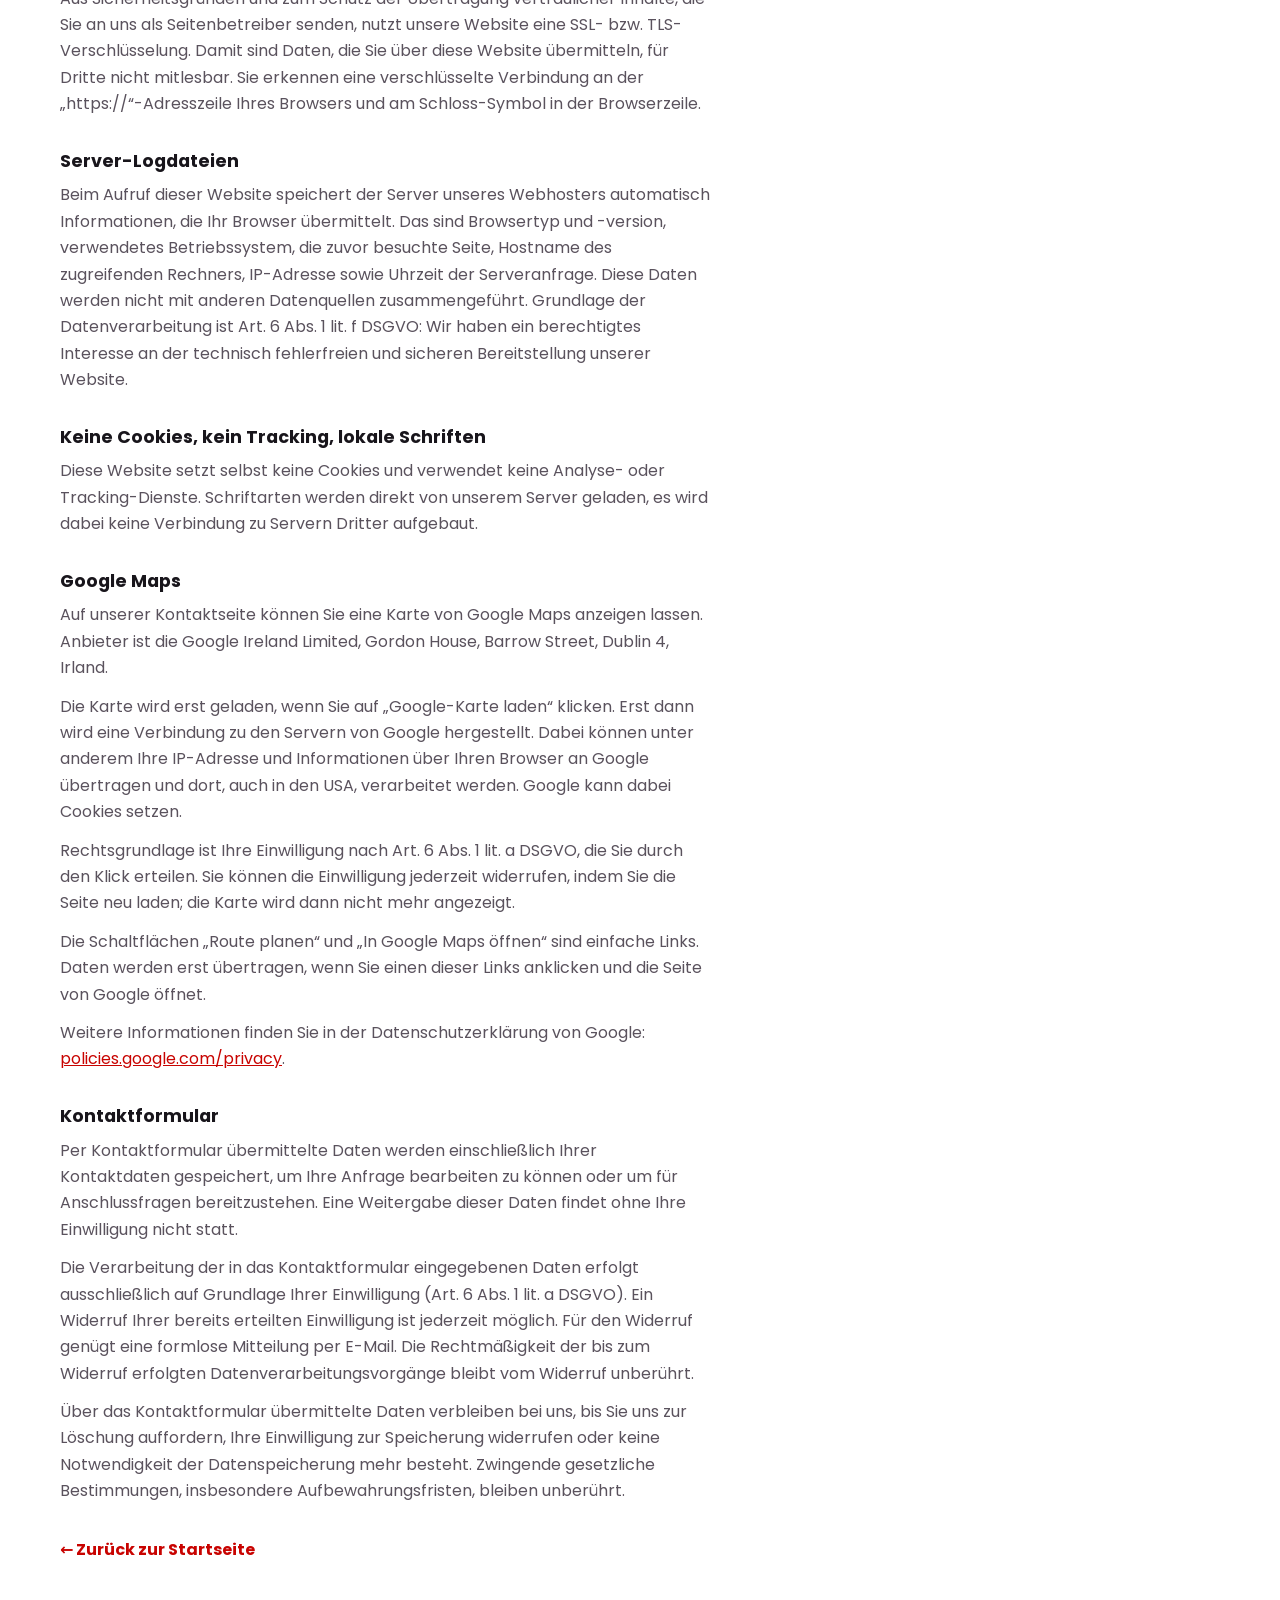
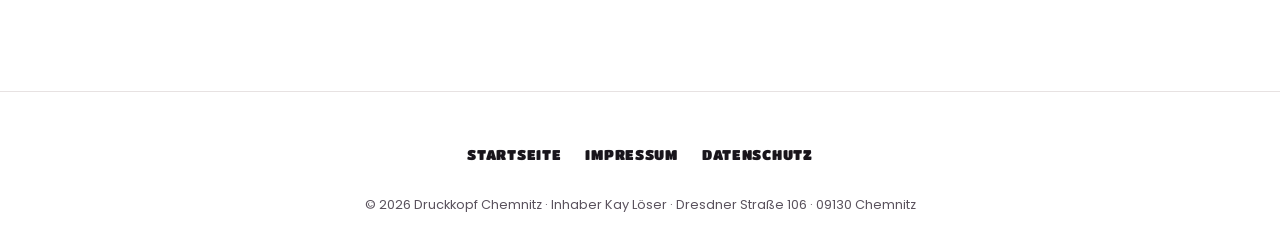
<file: datenschutz.html>
<!doctype html>
<html lang="de">
<head>
<meta charset="utf-8">
<meta name="viewport" content="width=device-width, initial-scale=1, viewport-fit=cover">
<title>Datenschutz · Druckkopf Chemnitz</title>
<meta name="claude:viewport-fit-sides" content="cover">
<meta name="robots" content="noindex, nofollow">
<link rel="icon" href="logo.svg" type="image/svg+xml">
<link rel="preconnect" href="https://fonts.googleapis.com">
<link rel="stylesheet" href="https://fonts.googleapis.com/css2?family=Titan+One&display=swap">
<link rel="stylesheet" href="style.css">
</head>
<body>
<header class="site-head">
  <div class="wrap">
    <a class="brand" href="index.html" aria-label="Druckkopf Chemnitz, zur Startseite">
      <img src="logo.svg" alt="" width="44" height="45">
      <b>druckkopf</b>
    </a>
    <div class="head-right" style="margin-left:auto">
      <a class="head-phone" href="index.html">Zur Startseite</a>
    </div>
  </div>
</header>

<main><section class="pad">
  <div class="wrap">
    <article class="legal">
      <p class="kicker" style="font-size:1rem">Rechtliches</p>
      <h1>Datenschutzerklärung</h1>

      <h2>Allgemeiner Hinweis und Pflichtinformationen</h2>
      <p><strong>Benennung der verantwortlichen Stelle</strong></p>
      <p>Die verantwortliche Stelle für die Datenverarbeitung auf dieser Website ist:</p>
      <address>Druckkopf<br>Kay Löser<br>Dresdner Straße 106<br>09130 Chemnitz<br>Telefon: 0371 4047800<br>E-Mail: info@druckkopf.dk</address>
      <p>Die verantwortliche Stelle entscheidet allein oder gemeinsam mit anderen über die Zwecke und Mittel der Verarbeitung von personenbezogenen Daten (z. B. Namen, Kontaktdaten o. Ä.).</p>

      <h2>Widerruf Ihrer Einwilligung zur Datenverarbeitung</h2>
      <p>Nur mit Ihrer ausdrücklichen Einwilligung sind einige Vorgänge der Datenverarbeitung möglich. Ein Widerruf Ihrer bereits erteilten Einwilligung ist jederzeit möglich. Für den Widerruf genügt eine formlose Mitteilung per E-Mail. Die Rechtmäßigkeit der bis zum Widerruf erfolgten Datenverarbeitung bleibt vom Widerruf unberührt.</p>

      <h2>Recht auf Beschwerde bei der zuständigen Aufsichtsbehörde</h2>
      <p>Als Betroffener steht Ihnen im Falle eines datenschutzrechtlichen Verstoßes ein Beschwerderecht bei der zuständigen Aufsichtsbehörde zu. Zuständige Aufsichtsbehörde bezüglich datenschutzrechtlicher Fragen ist der Landesdatenschutzbeauftragte des Bundeslandes, in dem sich der Sitz unseres Unternehmens befindet. Der folgende Link stellt eine Liste der Datenschutzbeauftragten sowie deren Kontaktdaten bereit: <a href="https://www.bfdi.bund.de/DE/Infothek/Anschriften_Links/anschriften_links-node.html" target="_blank" rel="noopener">www.bfdi.bund.de</a>.</p>

      <h2>Recht auf Datenübertragbarkeit</h2>
      <p>Ihnen steht das Recht zu, Daten, die wir auf Grundlage Ihrer Einwilligung oder in Erfüllung eines Vertrags automatisiert verarbeiten, an sich oder an Dritte aushändigen zu lassen. Die Bereitstellung erfolgt in einem maschinenlesbaren Format. Sofern Sie die direkte Übertragung der Daten an einen anderen Verantwortlichen verlangen, erfolgt dies nur, soweit es technisch machbar ist.</p>

      <h2>Recht auf Auskunft, Berichtigung, Sperrung, Löschung</h2>
      <p>Sie haben jederzeit im Rahmen der geltenden gesetzlichen Bestimmungen das Recht auf unentgeltliche Auskunft über Ihre gespeicherten personenbezogenen Daten, Herkunft der Daten, deren Empfänger und den Zweck der Datenverarbeitung und ggf. ein Recht auf Berichtigung, Sperrung oder Löschung dieser Daten. Diesbezüglich und auch zu weiteren Fragen zum Thema personenbezogene Daten können Sie sich jederzeit über die im <a href="impressum.html">Impressum</a> aufgeführten Kontaktmöglichkeiten an uns wenden.</p>

      <h2>SSL- bzw. TLS-Verschlüsselung</h2>
      <p>Aus Sicherheitsgründen und zum Schutz der Übertragung vertraulicher Inhalte, die Sie an uns als Seitenbetreiber senden, nutzt unsere Website eine SSL- bzw. TLS-Verschlüsselung. Damit sind Daten, die Sie über diese Website übermitteln, für Dritte nicht mitlesbar. Sie erkennen eine verschlüsselte Verbindung an der „https://“-Adresszeile Ihres Browsers und am Schloss-Symbol in der Browserzeile.</p>

      <h2>Server-Logdateien</h2>
      <p>Beim Aufruf dieser Website speichert der Server unseres Webhosters automatisch Informationen, die Ihr Browser übermittelt. Das sind Browsertyp und -version, verwendetes Betriebssystem, die zuvor besuchte Seite, Hostname des zugreifenden Rechners, IP-Adresse sowie Uhrzeit der Serveranfrage. Diese Daten werden nicht mit anderen Datenquellen zusammengeführt. Grundlage der Datenverarbeitung ist Art. 6 Abs. 1 lit. f DSGVO: Wir haben ein berechtigtes Interesse an der technisch fehlerfreien und sicheren Bereitstellung unserer Website.</p>

      <h2>Keine Cookies, kein Tracking, lokale Schriften</h2>
      <p>Diese Website setzt selbst keine Cookies und verwendet keine Analyse- oder Tracking-Dienste. Schriftarten werden direkt von unserem Server geladen, es wird dabei keine Verbindung zu Servern Dritter aufgebaut.</p>

      <h2 id="google-maps">Google Maps</h2>
      <p>Auf unserer Kontaktseite können Sie eine Karte von Google Maps anzeigen lassen. Anbieter ist die Google Ireland Limited, Gordon House, Barrow Street, Dublin 4, Irland.</p>
      <p>Die Karte wird erst geladen, wenn Sie auf „Google-Karte laden“ klicken. Erst dann wird eine Verbindung zu den Servern von Google hergestellt. Dabei können unter anderem Ihre IP-Adresse und Informationen über Ihren Browser an Google übertragen und dort, auch in den USA, verarbeitet werden. Google kann dabei Cookies setzen.</p>
      <p>Rechtsgrundlage ist Ihre Einwilligung nach Art. 6 Abs. 1 lit. a DSGVO, die Sie durch den Klick erteilen. Sie können die Einwilligung jederzeit widerrufen, indem Sie die Seite neu laden; die Karte wird dann nicht mehr angezeigt.</p>
      <p>Die Schaltflächen „Route planen“ und „In Google Maps öffnen“ sind einfache Links. Daten werden erst übertragen, wenn Sie einen dieser Links anklicken und die Seite von Google öffnet.</p>
      <p>Weitere Informationen finden Sie in der Datenschutzerklärung von Google: <a href="https://policies.google.com/privacy?hl=de" target="_blank" rel="noopener">policies.google.com/privacy</a>.</p>

      <h2>Kontaktformular</h2>
      <p>Per Kontaktformular übermittelte Daten werden einschließlich Ihrer Kontaktdaten gespeichert, um Ihre Anfrage bearbeiten zu können oder um für Anschlussfragen bereitzustehen. Eine Weitergabe dieser Daten findet ohne Ihre Einwilligung nicht statt.</p>
      <p>Die Verarbeitung der in das Kontaktformular eingegebenen Daten erfolgt ausschließlich auf Grundlage Ihrer Einwilligung (Art. 6 Abs. 1 lit. a DSGVO). Ein Widerruf Ihrer bereits erteilten Einwilligung ist jederzeit möglich. Für den Widerruf genügt eine formlose Mitteilung per E-Mail. Die Rechtmäßigkeit der bis zum Widerruf erfolgten Datenverarbeitungsvorgänge bleibt vom Widerruf unberührt.</p>
      <p>Über das Kontaktformular übermittelte Daten verbleiben bei uns, bis Sie uns zur Löschung auffordern, Ihre Einwilligung zur Speicherung widerrufen oder keine Notwendigkeit der Datenspeicherung mehr besteht. Zwingende gesetzliche Bestimmungen, insbesondere Aufbewahrungsfristen, bleiben unberührt.</p>

      <p style="margin-top:32px"><a class="back" href="index.html">← Zurück zur Startseite</a></p>
    </article>
  </div>
</section></main>

<footer class="site-foot">
  <div class="wrap">
    <nav class="foot-links" aria-label="Fußzeile"><a href="index.html">Startseite</a><a href="impressum.html">Impressum</a><a href="datenschutz.html">Datenschutz</a></nav>
    <div class="foot-small"><span>© 2026 Druckkopf Chemnitz · Inhaber Kay Löser · Dresdner Straße 106 · 09130 Chemnitz</span></div>
  </div>
</footer>
</body>
</html>
</file>
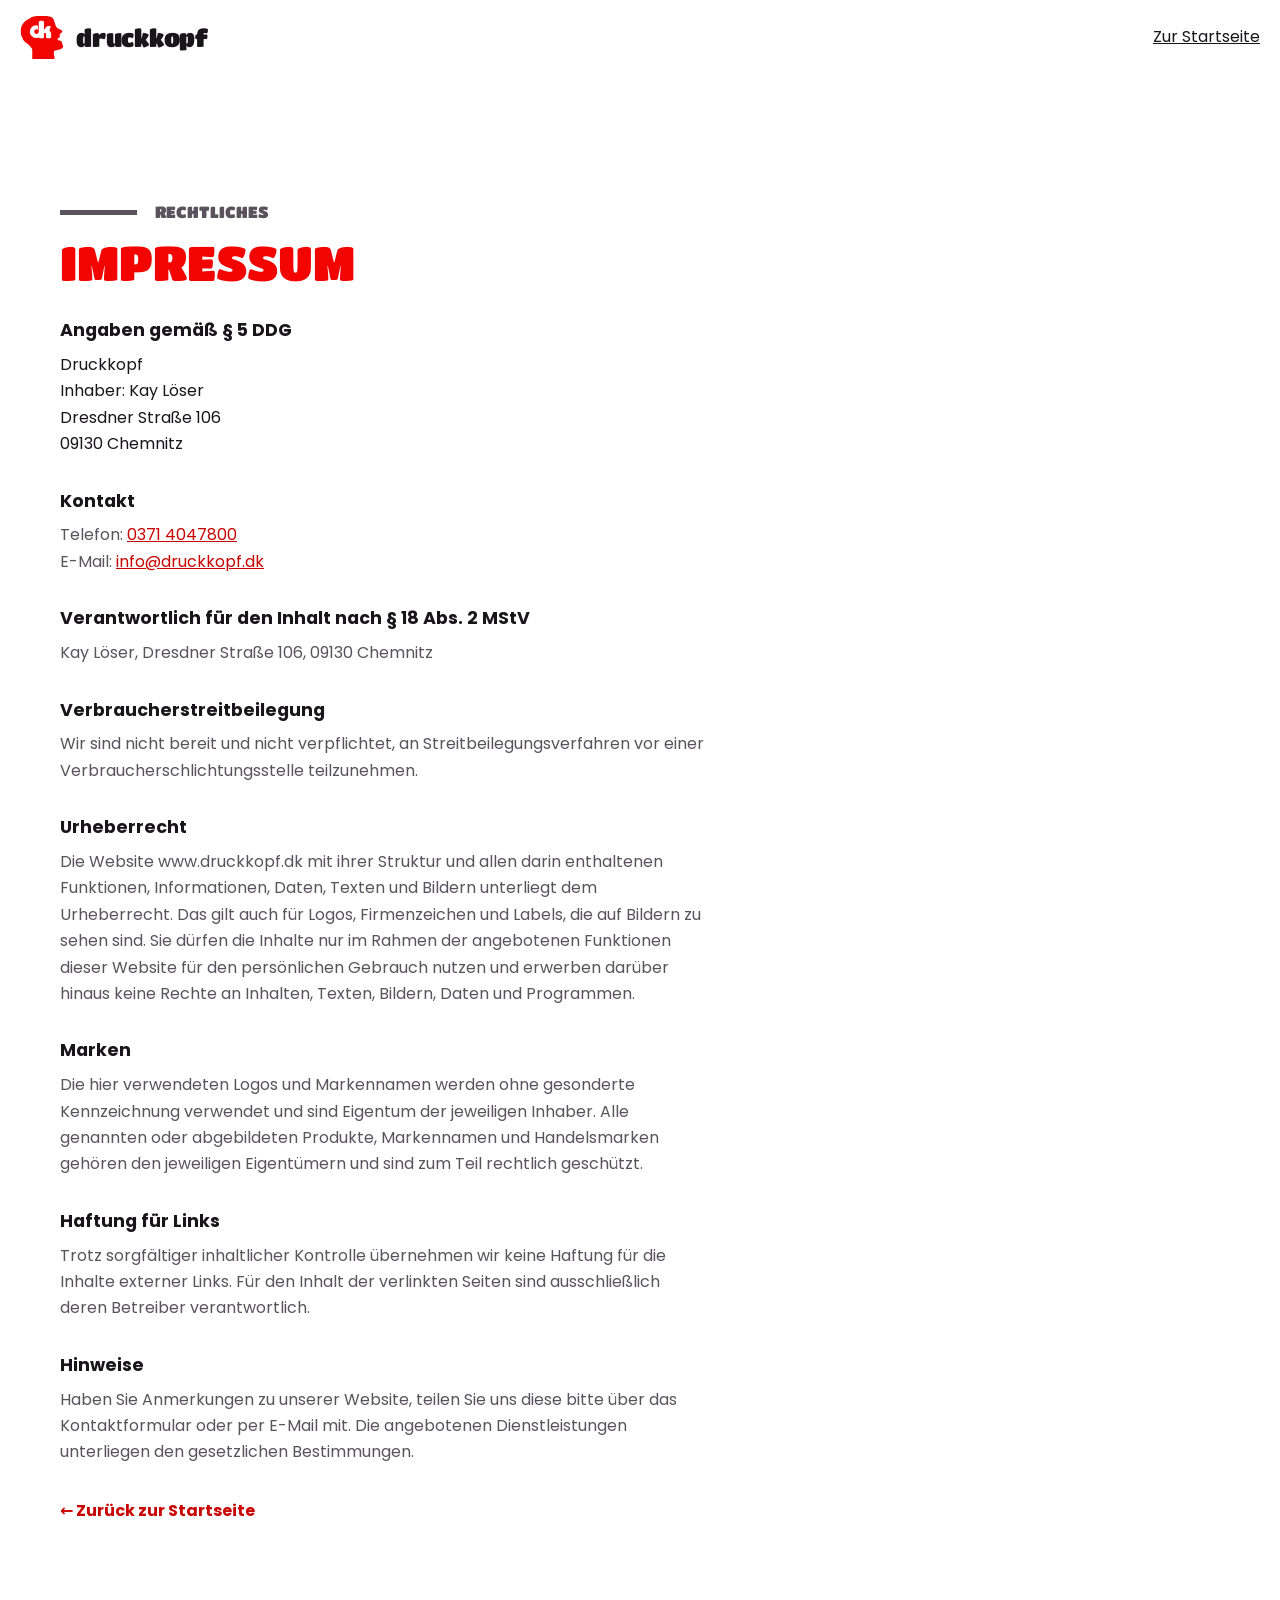
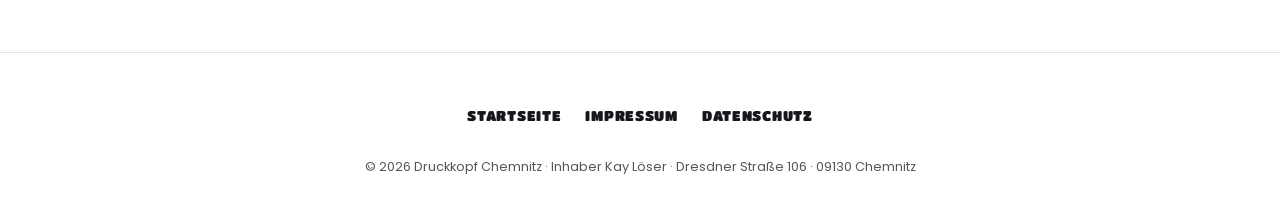
<file: impressum.html>
<!doctype html>
<html lang="de">
<head>
<meta charset="utf-8">
<meta name="viewport" content="width=device-width, initial-scale=1, viewport-fit=cover">
<title>Impressum · Druckkopf Chemnitz</title>
<meta name="claude:viewport-fit-sides" content="cover">
<meta name="robots" content="noindex, nofollow">
<link rel="icon" href="logo.svg" type="image/svg+xml">
<link rel="preconnect" href="https://fonts.googleapis.com">
<link rel="stylesheet" href="https://fonts.googleapis.com/css2?family=Titan+One&display=swap">
<link rel="stylesheet" href="style.css">
</head>
<body>
<header class="site-head">
  <div class="wrap">
    <a class="brand" href="index.html" aria-label="Druckkopf Chemnitz, zur Startseite">
      <img src="logo.svg" alt="" width="44" height="45">
      <b>druckkopf</b>
    </a>
    <div class="head-right" style="margin-left:auto">
      <a class="head-phone" href="index.html">Zur Startseite</a>
    </div>
  </div>
</header>

<main><section class="pad">
  <div class="wrap">
    <article class="legal">
      <p class="kicker" style="font-size:1rem">Rechtliches</p>
      <h1>Impressum</h1>

      <h2>Angaben gemäß § 5 DDG</h2>
      <address>
        Druckkopf<br>
        Inhaber: Kay Löser<br>
        Dresdner Straße 106<br>
        09130 Chemnitz
      </address>

      <h2>Kontakt</h2>
      <p>Telefon: <a href="tel:+493714047800">0371 4047800</a><br>
      E-Mail: <a href="mailto:info@druckkopf.dk">info@druckkopf.dk</a></p>

      <!-- Falls vorhanden, Umsatzsteuer-ID eintragen und den Kommentar entfernen:
      <h2>Umsatzsteuer-ID</h2>
      <p>Umsatzsteuer-Identifikationsnummer gemäß § 27a Umsatzsteuergesetz: DE…</p>
      -->

      <h2>Verantwortlich für den Inhalt nach § 18 Abs. 2 MStV</h2>
      <p>Kay Löser, Dresdner Straße 106, 09130 Chemnitz</p>

      <h2>Verbraucherstreitbeilegung</h2>
      <p>Wir sind nicht bereit und nicht verpflichtet, an Streitbeilegungsverfahren vor einer Verbraucherschlichtungsstelle teilzunehmen.</p>

      <h2>Urheberrecht</h2>
      <p>Die Website www.druckkopf.dk mit ihrer Struktur und allen darin enthaltenen Funktionen, Informationen, Daten, Texten und Bildern unterliegt dem Urheberrecht. Das gilt auch für Logos, Firmenzeichen und Labels, die auf Bildern zu sehen sind. Sie dürfen die Inhalte nur im Rahmen der angebotenen Funktionen dieser Website für den persönlichen Gebrauch nutzen und erwerben darüber hinaus keine Rechte an Inhalten, Texten, Bildern, Daten und Programmen.</p>

      <h2>Marken</h2>
      <p>Die hier verwendeten Logos und Markennamen werden ohne gesonderte Kennzeichnung verwendet und sind Eigentum der jeweiligen Inhaber. Alle genannten oder abgebildeten Produkte, Markennamen und Handelsmarken gehören den jeweiligen Eigentümern und sind zum Teil rechtlich geschützt.</p>

      <h2>Haftung für Links</h2>
      <p>Trotz sorgfältiger inhaltlicher Kontrolle übernehmen wir keine Haftung für die Inhalte externer Links. Für den Inhalt der verlinkten Seiten sind ausschließlich deren Betreiber verantwortlich.</p>

      <h2>Hinweise</h2>
      <p>Haben Sie Anmerkungen zu unserer Website, teilen Sie uns diese bitte über das Kontaktformular oder per E-Mail mit. Die angebotenen Dienstleistungen unterliegen den gesetzlichen Bestimmungen.</p>

      <p style="margin-top:32px"><a class="back" href="index.html">← Zurück zur Startseite</a></p>
    </article>
  </div>
</section></main>

<footer class="site-foot">
  <div class="wrap">
    <nav class="foot-links" aria-label="Fußzeile"><a href="index.html">Startseite</a><a href="impressum.html">Impressum</a><a href="datenschutz.html">Datenschutz</a></nav>
    <div class="foot-small"><span>© 2026 Druckkopf Chemnitz · Inhaber Kay Löser · Dresdner Straße 106 · 09130 Chemnitz</span></div>
  </div>
</footer>
</body>
</html>
</file>
<file: style.css>
/* Druckkopf Chemnitz
   Layout: ruhiger Einseiter auf Weiß. Einstieg mit Text links und Drucker rechts,
   darunter Abschnitte im Wechsel Bild/Text (je ein Bild, keine Überlappungen),
   Leistungen wie eine Karte, Kontaktkasten mit Google-Karte. Elemente bauen sich
   beim Laden und beim Scrollen nacheinander auf. */

@font-face { font-family: "Poppins"; font-weight: 400; font-style: normal; font-display: swap; src: url("fonts/poppins-regular.woff") format("woff"); }
@font-face { font-family: "Poppins"; font-weight: 500; font-style: normal; font-display: swap; src: url("fonts/poppins-medium.woff") format("woff"); }
@font-face { font-family: "Poppins"; font-weight: 700; font-style: normal; font-display: swap; src: url("fonts/poppins-bold.woff") format("woff"); }

:root {
  /* Farbe */
  --bg: #ffffff;
  --soft: #f6f3f3;          /* Kästen und Bildflächen */
  --fg: #18151b;
  --fg-soft: #5a525d;
  --line: #e7e2e2;
  --field: #8f878f;
  --red: #f20400;           /* Logo-Rot */
  --red-band: #d80400;      /* Flächen mit weißer Schrift */
  --red-text: #c80300;      /* kleine rote Schrift */
  --ink: #18151b;
  --yellow: #ffd400;
  --cyan: #00a0dc;
  --magenta: #e2007a;
  --ok: #19a463;
  --ok-text: #0f7a48;
  --focus: #00a0dc;

  /* Schrift */
  --display: "Titan One", "Arial Rounded MT Bold", "Poppins", system-ui, sans-serif;
  --body: "Poppins", "Avenir Next", "Segoe UI", system-ui, sans-serif;

  --wrap: 1200px;
  --gutter-l: max(20px, env(safe-area-inset-left, 0px));
  --gutter-r: max(20px, env(safe-area-inset-right, 0px));
  --head-h: 76px;
  color-scheme: light;
}

*, *::before, *::after { box-sizing: border-box; }
[hidden] { display: none !important; }
html { scroll-behavior: smooth; scroll-padding-top: calc(var(--head-h) + 12px); }
body {
  margin: 0; background: var(--bg); color: var(--fg);
  font-family: var(--body); font-size: 1rem; line-height: 1.65;
  -webkit-font-smoothing: antialiased; text-rendering: optimizeLegibility;
}
img, svg { max-width: 100%; }
a { color: inherit; }
p { margin: 0; }
h1, h2, h3 { margin: 0; font-family: var(--display); font-weight: 400; line-height: 1.05; text-wrap: balance; }
:focus-visible { outline: 3px solid var(--focus); outline-offset: 3px; }

.wrap { max-width: var(--wrap); margin-inline: auto; padding-left: var(--gutter-l); padding-right: var(--gutter-r); }
section { position: relative; background: var(--bg); }
.pad { padding-block: clamp(72px, 10vw, 136px); }
.rule-top { border-top: 1px solid var(--line); }

/* Überschrift mit vorgestellter Linie */
.kicker {
  display: flex; align-items: center; gap: 18px; color: var(--red);
  font-family: var(--display); font-size: clamp(1.7rem, 1.1rem + 2vw, 2.6rem); line-height: 1.05;
  text-transform: uppercase; letter-spacing: .01em;
}
.kicker::before { content: ""; flex: none; width: clamp(40px, 6vw, 80px); height: 5px; background: currentColor; }
.eyebrow { font: 700 .78rem/1 var(--body); letter-spacing: .14em; text-transform: uppercase; color: var(--fg-soft); display: inline-flex; align-items: center; gap: 10px; }
.eyebrow i { width: 9px; height: 9px; background: var(--red); transform: rotate(45deg); }
.prose { display: grid; gap: 16px; color: var(--fg-soft); max-width: 36em; font-size: 1.0625rem; }
.prose strong { color: var(--fg); font-weight: 700; }

/* Buttons */
.btn {
  display: inline-flex; align-items: center; justify-content: center; gap: 10px;
  min-height: 52px; padding: 0 24px; border: 2px solid var(--red-band); background: var(--red-band); color: #fff;
  font: 400 1rem/1 var(--display); letter-spacing: .04em; text-transform: uppercase; text-decoration: none;
  cursor: pointer; white-space: nowrap; transition: background-color .2s ease, color .2s ease, transform .2s ease;
}
.btn:hover { transform: translateY(-2px); background: #b80300; border-color: #b80300; }
.btn svg { width: 20px; height: 20px; flex: none; }
.btn--line { background: transparent; color: var(--fg); border-color: var(--fg); }
.btn--line:hover { background: var(--fg); border-color: var(--fg); color: #fff; }
.btn--sm { min-height: 44px; padding: 0 18px; font-size: .9rem; }
.btn[disabled] { opacity: .5; cursor: default; transform: none; }
.btn-row { display: flex; flex-wrap: wrap; gap: 12px; align-items: center; }

/* ---------- Ladebildschirm ---------- */
.loader { display: none; }
html.show-loader .loader {
  display: grid; place-items: center; position: fixed; inset: 0; z-index: 200; background: var(--bg);
  transition: transform .6s cubic-bezier(.7,0,.2,1);
}
html.show-loader.loader-out .loader { transform: translateY(-100%); }
.loader-inner { display: grid; justify-items: center; gap: 16px; }
.loader svg { width: 88px; height: 90px; animation: pop .55s cubic-bezier(.2,1.4,.4,1) both; }
.loader b { font: 400 1.6rem/1 var(--display); color: var(--fg); animation: fadeUp .5s .15s ease both; }
.loader-bar { width: 180px; height: 8px; background: var(--soft); overflow: hidden; }
.loader-bar i { display: block; height: 100%; width: 100%; transform-origin: left; transform: scaleX(0);
  background: linear-gradient(90deg, var(--cyan) 0 25%, var(--magenta) 0 50%, var(--yellow) 0 75%, var(--ink) 0 100%);
  animation: fill .9s .2s cubic-bezier(.6,0,.3,1) forwards; }
@keyframes pop { from { transform: scale(.4); opacity: 0; } to { transform: scale(1); opacity: 1; } }
@keyframes fadeUp { from { transform: translateY(10px); opacity: 0; } to { transform: none; opacity: 1; } }
@keyframes fill { to { transform: scaleX(1); } }

/* ---------- Aufbau beim Laden und Scrollen ---------- */
html.anim [data-reveal] { opacity: 0; transform: translateY(42px); transition: opacity .8s ease, transform 1s cubic-bezier(.2,.7,.2,1); transition-delay: var(--d, 0s); }
html.anim [data-reveal="left"] { transform: translateX(-70px); }
html.anim [data-reveal="right"] { transform: translateX(70px); }
/* Vorhang-Effekt: nur das Bild im Rahmen wird beschnitten, der Rahmen bleibt für den Browser sichtbar */
html.anim [data-reveal="wipe"], html.anim [data-reveal="wipe-r"] { opacity: 1; transform: none; }
html.anim [data-reveal="wipe"] > svg { clip-path: inset(0 100% 0 0); transition: clip-path 1.1s cubic-bezier(.7,0,.2,1) var(--d, 0s); }
html.anim [data-reveal="wipe-r"] > svg { clip-path: inset(0 0 0 100%); transition: clip-path 1.1s cubic-bezier(.7,0,.2,1) var(--d, 0s); }
html.anim [data-reveal].is-in, html.anim [data-reveal].is-in > svg { opacity: 1; transform: none; clip-path: inset(0 0 0 0); }

/* ---------- Kopfleiste ---------- */
body::before { content: ""; position: fixed; inset: 0 0 auto; height: env(safe-area-inset-top, 0px); z-index: 60; background: var(--bg); }
.site-head {
  position: sticky; top: env(safe-area-inset-top, 0px); z-index: 50; height: var(--head-h);
  background: rgba(255,255,255,.94); backdrop-filter: blur(10px); -webkit-backdrop-filter: blur(10px);
  border-bottom: 1px solid transparent; transition: border-color .3s ease, box-shadow .3s ease;
}
.site-head.is-scrolled { border-bottom-color: var(--line); box-shadow: 0 10px 30px -24px rgba(24,21,27,.5); }
.site-head .wrap { display: flex; align-items: center; gap: 24px; height: 100%; max-width: 1320px; }
.brand { display: flex; align-items: center; gap: 12px; text-decoration: none; flex: none; color: var(--fg); }
.brand svg, .brand img { width: 44px; height: 45px; flex: none; }
.brand b { font: 400 1.5rem/1 var(--display); letter-spacing: -.01em; }
.nav { display: flex; gap: 4px; margin-inline: auto; }
.nav a { position: relative; text-decoration: none; padding: 10px 12px; font: 400 .95rem/1 var(--display); letter-spacing: .04em; text-transform: uppercase; white-space: nowrap; }
.nav a::after { content: ""; position: absolute; left: 50%; bottom: 0; width: 6px; height: 6px; border-radius: 50%; background: var(--red); transform: translateX(-50%) scale(0); transition: transform .2s ease; }
.nav a:hover, .nav a.is-active { color: var(--red-text); }
.nav a.is-active::after { transform: translateX(-50%) scale(1); }
.head-right { display: flex; align-items: center; gap: 10px; }
.head-call { min-height: 46px; padding: 0 18px; font-size: 1rem; }
.menu-btn { display: none; width: 46px; height: 46px; border: 1px solid var(--line); background: var(--bg); color: var(--fg); cursor: pointer; }
.menu-btn svg { width: 22px; height: 22px; }
@media (max-width: 1100px) {
  .nav { display: none; position: absolute; top: 100%; left: 0; right: 0; flex-direction: column; gap: 0; margin: 0;
         background: var(--bg); border-bottom: 1px solid var(--line); padding: 8px var(--gutter-r) 18px var(--gutter-l); box-shadow: 0 20px 30px -24px rgba(24,21,27,.4); }
  .nav.is-open { display: flex; }
  .nav a { padding: 16px 4px; font-size: 1.1rem; }
  .nav a::after { left: auto; right: 6px; top: 50%; bottom: auto; transform: translateY(-50%) scale(0); }
  .nav a.is-active::after { transform: translateY(-50%) scale(1); }
  .menu-btn { display: inline-grid; place-items: center; }
  .head-right { margin-left: auto; }
}
@media (max-width: 640px) {
  :root { --head-h: 66px; }
  .brand b { display: none; }
  .head-call span { display: none; }
  .head-call { width: 46px; padding: 0; }
}

/* ---------- Einstieg ---------- */
.hero .wrap { display: grid; grid-template-columns: minmax(0, 1.05fr) minmax(0, .95fr); gap: clamp(32px, 5vw, 80px); align-items: center; padding-block: clamp(36px, 6vw, 88px) clamp(56px, 7vw, 100px); }
.hero-copy { display: grid; gap: 26px; align-content: center; }
.hero h1 { font-size: clamp(3rem, 1.4rem + 5.4vw, 6rem); line-height: .92; letter-spacing: -.01em; }
.hero h1 span { display: block; }
.hero h1 .l1 { color: var(--red); }
.hero h1 .l2 { display: flex; align-items: center; gap: .16em; }
.hero h1 .mit { display: inline-block; font: 700 .24em/1 var(--body); letter-spacing: .06em; text-transform: uppercase; color: var(--ink); background: var(--yellow); padding: .38em .56em .32em; transform: rotate(-8deg); }
.hero-lead { font-size: 1.15rem; color: var(--fg-soft); max-width: 31em; }
.facts { list-style: none; margin: 0; padding: 0; display: flex; flex-wrap: wrap; gap: 14px 32px; }
.facts li { display: flex; gap: 12px; align-items: flex-start; }
.facts svg { width: 22px; height: 22px; color: var(--red); margin-top: 2px; flex: none; }
.facts b { display: block; font-weight: 700; }
.facts span { color: var(--fg-soft); font-size: .92rem; }
.vac-note, .facts .vac-note, .info .vac-note { display: block; margin-top: 4px; font-size: .9rem; font-weight: 700; color: var(--red-text); }

/* Betriebsurlaub-Leiste */
.vac-banner { background: var(--yellow); color: var(--ink); }
.vac-banner .wrap { display: flex; align-items: center; gap: 12px; padding-block: 14px; max-width: 1320px; }
.vac-banner svg { width: 24px; height: 24px; flex: none; }
.vac-banner p { font-weight: 500; }
.vac-banner b { font-weight: 700; }
@media (max-width: 900px) { .hero .wrap { grid-template-columns: 1fr; } }

/* Drucker */
.bench { display: grid; gap: 10px; }
.printer-svg { display: block; width: 100%; height: auto; }
.bench-foot { display: flex; align-items: center; justify-content: space-between; gap: 12px; flex-wrap: wrap; }
.bench-foot p { font-size: .95rem; color: var(--fg-soft); min-height: 1.6em; }
.pr-body { transform-origin: 180px 200px; }
.bench[data-state="broken"] .pr-body { animation: shake .5s infinite; }
@keyframes shake { 0%,100% { transform: translate(0,0) rotate(0); } 20% { transform: translate(-2px,1px) rotate(-.6deg); } 40% { transform: translate(2px,-1px) rotate(.5deg); } 60% { transform: translate(-1px,0) rotate(-.3deg); } 80% { transform: translate(1px,1px) rotate(.4deg); } }
.pr-led { fill: var(--red); }
.bench[data-state="broken"] .pr-led { animation: blink .6s steps(1) infinite; }
.bench[data-state="repair"] .pr-led { fill: #f2a900; }
.bench[data-state="fixed"] .pr-led { fill: var(--ok); }
@keyframes blink { 50% { fill: #5a1410; } }
.pr-lcd-text { font-family: ui-monospace, "SF Mono", Consolas, "Liberation Mono", monospace; font-size: 12px; font-weight: 700; letter-spacing: .04em; }
.pr-lcd-text tspan { display: none; }
.bench[data-state="broken"] .t-broken, .bench[data-state="repair"] .t-repair, .bench[data-state="fixed"] .t-fixed { display: inline; }
.pr-jam, .pr-smoke, .pr-wrench, .pr-sparks, .pr-page, .pr-lcd-bar { transition: opacity .35s ease, transform .9s cubic-bezier(.2,.7,.2,1); }
.pr-jam, .pr-smoke { opacity: 0; }
.bench[data-state="broken"] .pr-jam, .bench[data-state="broken"] .pr-smoke { opacity: 1; }
.pr-smoke circle { animation: smoke 2.4s ease-out infinite; transform-box: fill-box; transform-origin: center; }
.pr-smoke circle:nth-child(2) { animation-delay: .8s; } .pr-smoke circle:nth-child(3) { animation-delay: 1.6s; }
@keyframes smoke { 0% { transform: translate(0,0) scale(.4); opacity: 0; } 20% { opacity: .5; } 100% { transform: translate(14px,-70px) scale(1.6); opacity: 0; } }
.pr-wrench { opacity: 0; transform: translate(60px, -40px) rotate(40deg); transform-box: fill-box; transform-origin: 20% 80%; }
.bench[data-state="repair"] .pr-wrench { opacity: 1; transform: translate(0,0) rotate(0); animation: wrench .45s ease-in-out .6s infinite alternate; }
@keyframes wrench { to { transform: rotate(-28deg); } }
.pr-sparks { opacity: 0; }
.bench[data-state="repair"] .pr-sparks { opacity: 1; }
.pr-sparks path { animation: spark .5s ease-out infinite; transform-box: fill-box; transform-origin: center; }
.pr-sparks path:nth-child(2) { animation-delay: .15s; } .pr-sparks path:nth-child(3) { animation-delay: .3s; }
@keyframes spark { 0% { transform: scale(.3); opacity: 1; } 100% { transform: scale(1.5); opacity: 0; } }
.pr-lcd-bar { opacity: 0; }
.bench[data-state="repair"] .pr-lcd-bar { opacity: 1; }
.pr-progress { transform-box: fill-box; transform-origin: left center; transform: scaleX(0); }
.bench[data-state="repair"] .pr-progress { animation: progress 2.6s linear forwards; }
@keyframes progress { to { transform: scaleX(1); } }
.pr-page { opacity: 0; transform: translateY(-46px); }
.bench[data-state="fixed"] .pr-page { opacity: 1; transform: translateY(0); }

/* Patrone wird mit der Spritze befüllt (Zyklus 7 s) */
.fa-level, .fa-syr-ink { transform-box: fill-box; transform-origin: 50% 100%; }
.fa-level { animation: faLevel 7s ease-in-out infinite; }
.fa-syr-ink { animation: faSyrInk 7s ease-in-out infinite; }
.fa-plunger { animation: faPlunger 7s ease-in-out infinite; }
.fa-syr { animation: faSyr 7s ease-in-out infinite; }
.fa-full { transform-box: fill-box; transform-origin: center; animation: faFull 7s ease infinite; }
@keyframes faLevel { 0%, 12% { transform: scaleY(.12); } 70%, 90% { transform: scaleY(1); } 97%, 100% { transform: scaleY(.12); } }
@keyframes faSyrInk { 0%, 12% { transform: scaleY(1); } 70%, 90% { transform: scaleY(.12); } 97%, 100% { transform: scaleY(1); } }
@keyframes faPlunger { 0%, 12% { transform: translateY(0); } 70%, 90% { transform: translateY(98px); } 97%, 100% { transform: translateY(0); } }
@keyframes faSyr { 0%, 4% { transform: translateY(-34px); } 11%, 74% { transform: translateY(0); } 82%, 100% { transform: translateY(-34px); } }
@keyframes faFull { 0%, 70% { opacity: 0; transform: scale(.4); } 75%, 90% { opacity: 1; transform: scale(1); } 95%, 100% { opacity: 0; transform: scale(.4); } }

/* ---------- Kennzahlen ---------- */
.stats { border-block: 1px solid var(--line); }
.stats ul { list-style: none; margin: 0 auto; padding: 0; display: grid; grid-template-columns: repeat(3, minmax(0, 1fr)); }
.stats li { padding: clamp(24px, 3vw, 36px) 12px; text-align: center; display: grid; gap: 4px; }
.stats li + li { border-left: 1px solid var(--line); }
.stats b { font: 400 clamp(2rem, 1.4rem + 2vw, 3rem)/1 var(--display); color: var(--red); }
.stats span { color: var(--fg-soft); font-size: .95rem; }
@media (max-width: 640px) {
  .stats ul { grid-template-columns: 1fr; }
  .stats li + li { border-left: 0; border-top: 1px solid var(--line); }
}

/* ---------- Bild + Text ---------- */
.split { display: grid; grid-template-columns: minmax(0, 1fr) minmax(0, 1fr); gap: clamp(36px, 6vw, 96px); align-items: center; }
.split--flip .pic { order: 2; }
.split-copy { display: grid; gap: 24px; align-content: center; }
.pic { margin: 0; background: #ffffff; aspect-ratio: 5 / 4; overflow: hidden; }
.pic svg { display: block; width: 100%; height: 100%; }
@media (max-width: 900px) {
  .split { grid-template-columns: 1fr; }
  .split--flip .pic { order: 0; }
}

/* ---------- Leistungen ---------- */
.menu-head { display: grid; grid-template-columns: minmax(200px, 290px) minmax(0, 1fr); gap: clamp(24px, 4vw, 64px); margin-bottom: clamp(28px, 4vw, 48px); align-items: end; }
.menu-head .kicker { justify-content: flex-end; font-size: clamp(1.6rem, 1rem + 1.6vw, 2.3rem); }
.menu-head .kicker::before { display: none; }
.menu-head p { color: var(--fg-soft); max-width: 40em; }
.menu { display: grid; grid-template-columns: minmax(200px, 290px) minmax(0, 1fr); gap: clamp(24px, 4vw, 64px); align-items: start; }
.cats { display: grid; gap: 4px; justify-items: end; position: sticky; top: calc(var(--head-h) + 24px); }
.cat { display: flex; align-items: center; gap: 14px; justify-content: flex-end; text-align: right; background: none; border: 0; padding: 10px 0; cursor: pointer; color: var(--fg-soft); font: 700 .92rem/1.3 var(--body); letter-spacing: .08em; text-transform: uppercase; }
.cat::before { content: ""; width: 0; height: 3px; background: var(--red); transition: width .25s ease; flex: none; }
.cat:hover, .cat[aria-selected="true"] { color: var(--fg); }
.cat[aria-selected="true"]::before { width: 34px; }
.cat-panel { display: grid; max-width: 760px; }
.cat-panel.is-entering { animation: fadeUp .45s ease both; }
.item { display: grid; grid-template-columns: minmax(0, 1fr) auto; column-gap: 24px; row-gap: 6px; padding: 20px 0 22px; border-bottom: 1px solid var(--line); }
.item:first-child { padding-top: 0; }
.item h3 { font-size: 1.3rem; letter-spacing: .01em; color: var(--red-text); }
.item .price { font: 700 .78rem/1.9 var(--body); letter-spacing: .1em; text-transform: uppercase; color: var(--fg-soft); white-space: nowrap; }
.item p { grid-column: 1 / -1; color: var(--fg); max-width: 52ch; }
.brands-row { display: flex; flex-wrap: wrap; gap: 8px; margin: 6px 0 0; padding: 0; list-style: none; grid-column: 1 / -1; }
.brands-row li { font: 600 .8rem/1 var(--body); padding: 8px 11px; border: 1px solid var(--line); }
.cat-cta { margin-top: 26px; }
.swipe-hint { display: none; font-size: .82rem; color: var(--fg-soft); margin-top: 4px; }
@media (max-width: 820px) {
  .menu-head, .menu { grid-template-columns: 1fr; }
  .menu-head .kicker { justify-content: flex-start; }
  .menu-head .kicker::before { display: block; }
  .cats { position: static; display: flex; gap: 4px 20px; overflow-x: auto; justify-items: start; padding-bottom: 8px; margin-inline: calc(-1 * var(--gutter-l)) calc(-1 * var(--gutter-r)); padding-inline: var(--gutter-l) var(--gutter-r); scrollbar-width: thin; }
  .cat { white-space: nowrap; flex: none; }
  .cat::before { display: none; }
  .cat[aria-selected="true"] { box-shadow: inset 0 -3px 0 var(--red); }
  .swipe-hint { display: block; }
}

/* ---------- Spar-Rechner ---------- */
.save { background: var(--red-band); color: #fff; }
.save .wrap { display: grid; grid-template-columns: minmax(0, 1fr) minmax(0, 1fr); gap: clamp(32px, 5vw, 80px); align-items: center; }
.save .kicker { color: #fff; }
.save .prose { color: rgba(255,255,255,.94); }
.save .prose strong { color: #fff; }
.save-big { font: 400 clamp(4rem, 2rem + 7vw, 8rem)/.9 var(--display); color: var(--yellow); letter-spacing: -.02em; }
.save-big small { display: block; font: 700 1.1rem/1.3 var(--body); color: #fff; margin-top: 10px; letter-spacing: 0; }
@media (max-width: 880px) { .save .wrap { grid-template-columns: 1fr; } }
.calc { background: var(--bg); color: var(--fg); padding: clamp(22px, 3vw, 34px); display: grid; gap: 20px; box-shadow: 16px 16px 0 var(--ink); }
.calc h3 { font-size: 1.7rem; text-transform: uppercase; letter-spacing: .01em; }
.calc-example { font-size: .92rem; color: var(--fg-soft); }
.field { display: grid; gap: 6px; }
.field label { font-weight: 700; font-size: .92rem; }
.field small { color: var(--fg-soft); font-size: .82rem; }
.money { position: relative; max-width: 220px; }
.money input { width: 100%; min-height: 48px; padding: 10px 36px 10px 14px; border: 1.5px solid var(--field); background: var(--bg); color: var(--fg); font: 600 1.05rem/1.4 var(--body); border-radius: 0; }
.money input:focus { outline: none; border-color: var(--focus); }
.money span { position: absolute; right: 14px; top: 50%; transform: translateY(-50%); color: var(--fg-soft); font-weight: 700; }
.range-row { display: flex; align-items: center; gap: 14px; }
.range-row output { font: 400 1.8rem/1 var(--display); min-width: 2ch; text-align: right; font-variant-numeric: tabular-nums; }
input[type="range"] { flex: 1; accent-color: var(--red); height: 32px; }
.calc-result { display: grid; grid-template-columns: repeat(2, minmax(0, 1fr)); gap: 10px; }
.calc-result div { background: var(--soft); padding: 14px 16px; display: grid; gap: 2px; }
.calc-result span { font-size: .8rem; color: var(--fg-soft); }
.calc-result b { font: 400 1.35rem/1.2 var(--display); font-variant-numeric: tabular-nums; letter-spacing: .01em; }
.calc-result s { text-decoration-thickness: 3px; text-decoration-color: var(--red); }
.calc-result .calc-save { grid-column: 1 / -1; background: var(--red-band); }
.calc-result .calc-save span { color: rgba(255,255,255,.92); }
.calc-result .calc-save b { font-size: clamp(2rem, 1.4rem + 2vw, 2.8rem); color: #fff; }
.calc-eco { font-size: .9rem; color: var(--fg-soft); display: flex; gap: 8px; align-items: flex-start; }
.calc-eco svg { width: 20px; height: 20px; flex: none; color: var(--ok-text); margin-top: 2px; }
.calc-note { font-size: .78rem; color: var(--fg-soft); border-top: 1px solid var(--line); padding-top: 14px; }
@media (max-width: 420px) { .calc-result { grid-template-columns: 1fr; } .calc { box-shadow: 10px 10px 0 var(--ink); } }

/* ---------- Reparatur-Schritte ---------- */
.steps { list-style: none; margin: 0; padding: 0; display: grid; gap: 16px; counter-reset: s; }
.steps li { display: grid; grid-template-columns: 44px minmax(0, 1fr); gap: 16px; align-items: start; }
.steps li::before { counter-increment: s; content: counter(s); width: 44px; height: 44px; display: grid; place-items: center; background: var(--red-band); color: #fff; font: 400 1.2rem/1 var(--display); }
.steps b { display: block; font-weight: 700; }
.steps span { color: var(--fg-soft); font-size: .95rem; }

/* ---------- Kontakt ---------- */
.contact-grid { display: grid; grid-template-columns: minmax(0, 1fr) minmax(0, 1.1fr); gap: clamp(28px, 4vw, 56px); align-items: start; }
.contact-card { background: var(--soft); padding: clamp(26px, 4vw, 48px); display: grid; gap: 26px; }
.info { list-style: none; margin: 0; padding: 0; display: grid; gap: 14px; }
.info li { display: grid; grid-template-columns: 24px minmax(0, 1fr); gap: 14px; align-items: start; }
.info svg { width: 22px; height: 22px; color: var(--red); margin-top: 2px; }
.info b { display: block; font: 400 1.1rem/1.35 var(--display); letter-spacing: .02em; }
.info span { color: var(--fg-soft); font-size: .92rem; }
.info a { text-decoration: none; }
.info a:hover b { color: var(--red-text); }
.form { display: grid; gap: 18px; border-top: 1px solid var(--line); padding-top: 26px; }
.form h3 { font-size: 1.25rem; text-transform: uppercase; letter-spacing: .03em; }
.form-grid { display: grid; grid-template-columns: repeat(2, minmax(0, 1fr)); gap: 18px 22px; }
.form-grid .full { grid-column: 1 / -1; }
.uf { display: grid; gap: 4px; }
.uf label { font-size: .8rem; font-weight: 700; letter-spacing: .03em; color: var(--fg-soft); }
.uf input, .uf select, .uf textarea { width: 100%; min-height: 44px; padding: 8px 0; border: 0; border-bottom: 1.5px solid var(--field); border-radius: 0; background: transparent; color: var(--fg); font: 500 1rem/1.4 var(--body); }
.uf select { cursor: pointer; }
.uf textarea { min-height: 90px; resize: vertical; }
.uf input:focus, .uf select:focus, .uf textarea:focus { outline: none; border-bottom-color: var(--red); box-shadow: 0 2px 0 0 var(--red); }
.uf input::placeholder, .uf textarea::placeholder { color: var(--field); }
.req { color: var(--red-text); }
.hint { font-size: .78rem; color: var(--fg-soft); }
.check { display: flex; gap: 12px; align-items: flex-start; font-size: .86rem; color: var(--fg-soft); }
.check input { width: 22px; height: 22px; margin-top: 1px; accent-color: var(--red); flex: none; }
.hp { position: absolute; left: -9999px; width: 1px; height: 1px; overflow: hidden; }
.form-msg { padding: 12px 14px; font-weight: 500; font-size: .92rem; }
.form-msg.is-ok { background: rgba(25,164,99,.12); color: var(--ok-text); }
.form-msg.is-err { background: rgba(242,4,0,.08); color: var(--red-text); }
.map-col { display: grid; gap: 14px; position: sticky; top: calc(var(--head-h) + 24px); }
.map { position: relative; margin: 0; aspect-ratio: 4 / 3.4; background: var(--soft); overflow: hidden; }
.map > svg, .map iframe { display: block; width: 100%; height: 100%; border: 0; }
.map-consent { position: absolute; inset: auto 16px 16px 16px; background: rgba(255,255,255,.96); padding: 18px; display: grid; gap: 12px; box-shadow: 0 16px 40px -24px rgba(24,21,27,.5); }
.map-consent p { font-size: .85rem; color: var(--fg-soft); }
.map-consent a { color: var(--fg); }
@media (max-width: 960px) { .contact-grid { grid-template-columns: 1fr; } .map-col { position: static; } }
@media (max-width: 560px) { .form-grid { grid-template-columns: 1fr; } }

/* ---------- Fuß ---------- */
.site-foot { border-top: 1px solid var(--line); padding-block: 48px 28px; }
.site-foot .wrap { display: grid; gap: 24px; justify-items: center; text-align: center; }
.foot-links { display: flex; flex-wrap: wrap; justify-content: center; gap: 6px 24px; }
.foot-links a { text-decoration: none; font: 400 .9rem/1 var(--display); letter-spacing: .05em; text-transform: uppercase; padding: 8px 0; }
.foot-links a:hover { color: var(--red-text); }
.foot-small { font-size: .8rem; color: var(--fg-soft); display: grid; gap: 4px; }

/* ---------- Rechtstexte ---------- */
.legal { max-width: 760px; }
.legal h1 { font-size: clamp(2rem, 1.4rem + 2vw, 3rem); margin: 16px 0 28px; color: var(--red); text-transform: uppercase; }
.legal h2 { font: 700 1.1rem/1.3 var(--body); margin: 32px 0 10px; }
.legal p, .legal li { color: var(--fg-soft); max-width: 65ch; }
.legal p + p { margin-top: 12px; }
.legal address { font-style: normal; color: var(--fg); }
.legal a { color: var(--red-text); overflow-wrap: anywhere; }
.back { display: inline-flex; gap: 8px; align-items: center; font-weight: 700; text-decoration: none; }

@media (prefers-reduced-motion: reduce) {
  html { scroll-behavior: auto; }
  .fa-level, .fa-syr-ink, .fa-plunger, .fa-syr, .fa-full { animation: none !important; transform: none !important; opacity: 1 !important; }
  *, *::before, *::after { animation-duration: .01ms !important; animation-iteration-count: 1 !important; transition-duration: .01ms !important; }
}
</file>
